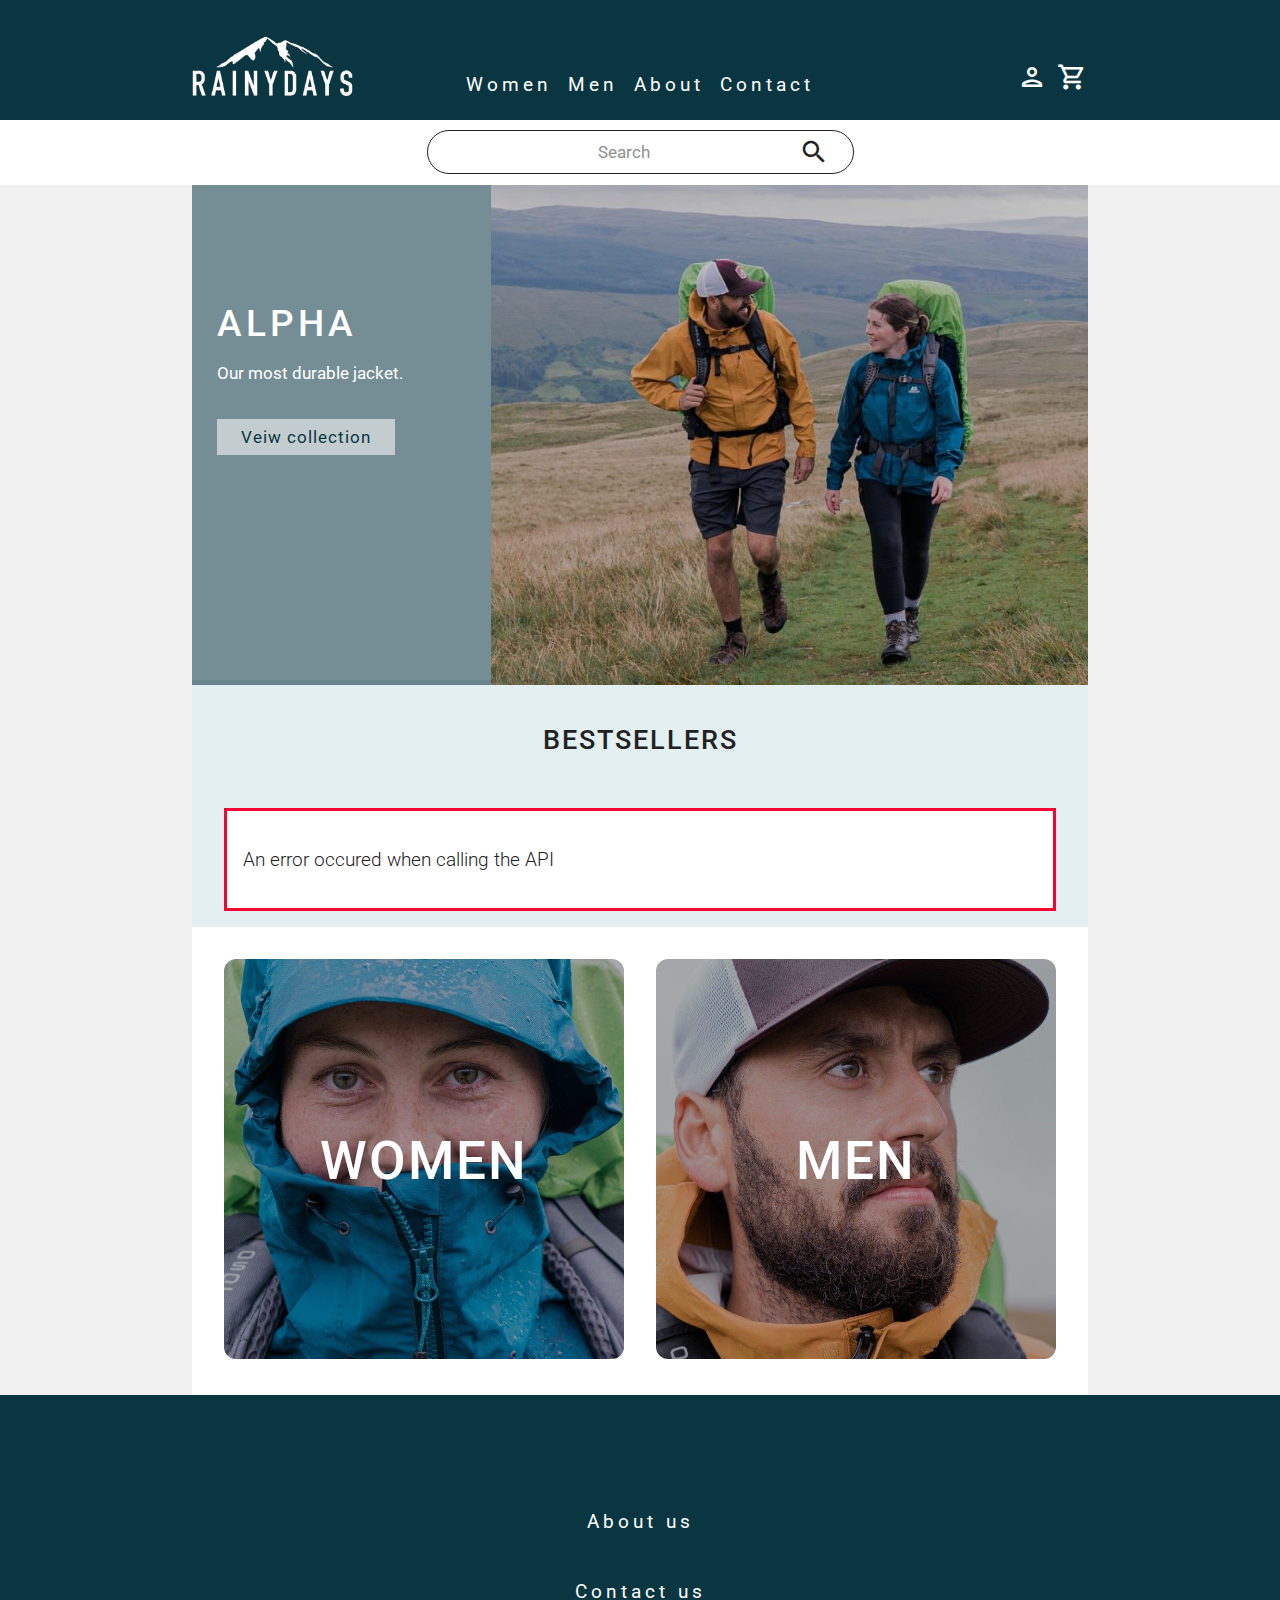
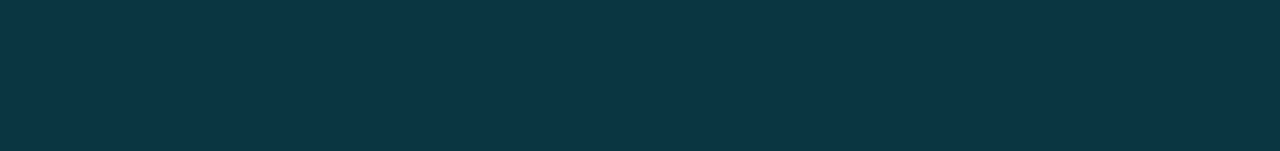
<file: index.html>
<!DOCTYPE html>
<html lang="en">
  <head>
    <meta charset="UTF-8" />
    <meta name="viewport" content="width=device-width, initial-scale=1.0, maximum-scale=1.0"/>
    <meta name="description" content="Get durable and comfortable jackets suitable for any weather."/>
    <meta name="theme-color" content="#0a3641" />
    <title>Rainydays | Home</title>
    <link rel="preconnect" href="https://fonts.googleapis.com" />
    <link rel="preconnect" href="https://fonts.gstatic.com" crossorigin />
    <link href="https://fonts.googleapis.com/css2?family=Roboto:wght@300;400;500;700;900&display=swap" rel="stylesheet"/>
    <link href="https://fonts.googleapis.com/icon?family=Material+Icons+Outlined" rel="stylesheet"/>
    <link href="styles/styles.css" rel="stylesheet" />
    <link href="styles/index.css" rel="stylesheet" />
    <link href="styles/media.css" rel="stylesheet" />
    <link href="styles/indexmedia.css" rel="stylesheet" />
    <!-- Hotjar Tracking Code for my site -->
    <script>
      (function (h, o, t, j, a, r) {
        h.hj =
          h.hj ||
          function () {
            (h.hj.q = h.hj.q || []).push(arguments);
          };
        h._hjSettings = { hjid: 3462588, hjsv: 6 };
        a = o.getElementsByTagName("head")[0];
        r = o.createElement("script");
        r.async = 1;
        r.src = t + h._hjSettings.hjid + j + h._hjSettings.hjsv;
        a.appendChild(r);
      })(window, document, "https://static.hotjar.com/c/hotjar-", ".js?sv=");
    </script>
  </head>
  <body>
    <header class="header">
    </header>
    <main>
      <section class="promo-container">
        <img src="images/hiking.jpg" alt="Man and woman hiking in a Rainydays jackets"/>
        <div class="promo-text">
          <h1>Alpha</h1>
          <p class="small promo-info">Our most durable jacket.</p>
          <a href="alpha.html" class="small">Veiw collection</a>
        </div>
      </section>
      <section class="featured-container">
        <p class="featured-heading">Bestsellers</p>
        <div class="featured-slider">
          <div class="loader"></div>
        </div>
      </section>
      <section class="gender-categories">
        <div class="women-container">
          <a href="women.html"><img class="women-image" src="images/women.jpg" alt="Women's category"/></a>
          <a class="women-text" href="women.html"><p class="category-heading">Women</p></a>
        </div>
        <div class="men-container">
          <a href="men.html"><img class="men-image" src="images/men.jpg" alt="Men's category"/></a>
          <a class="men-text" href="men.html"><p class="category-heading">Men</p></a>
        </div>
      </section>
    </main>
    <footer class="footer">
    </footer>
    <script src="js/featuredApi.js" type="module"></script>
    <script src="js/components/header.js" type="module"></script>
    <script src="js/components/footer.js" type="module"></script>
  </body>
</html>
</file>
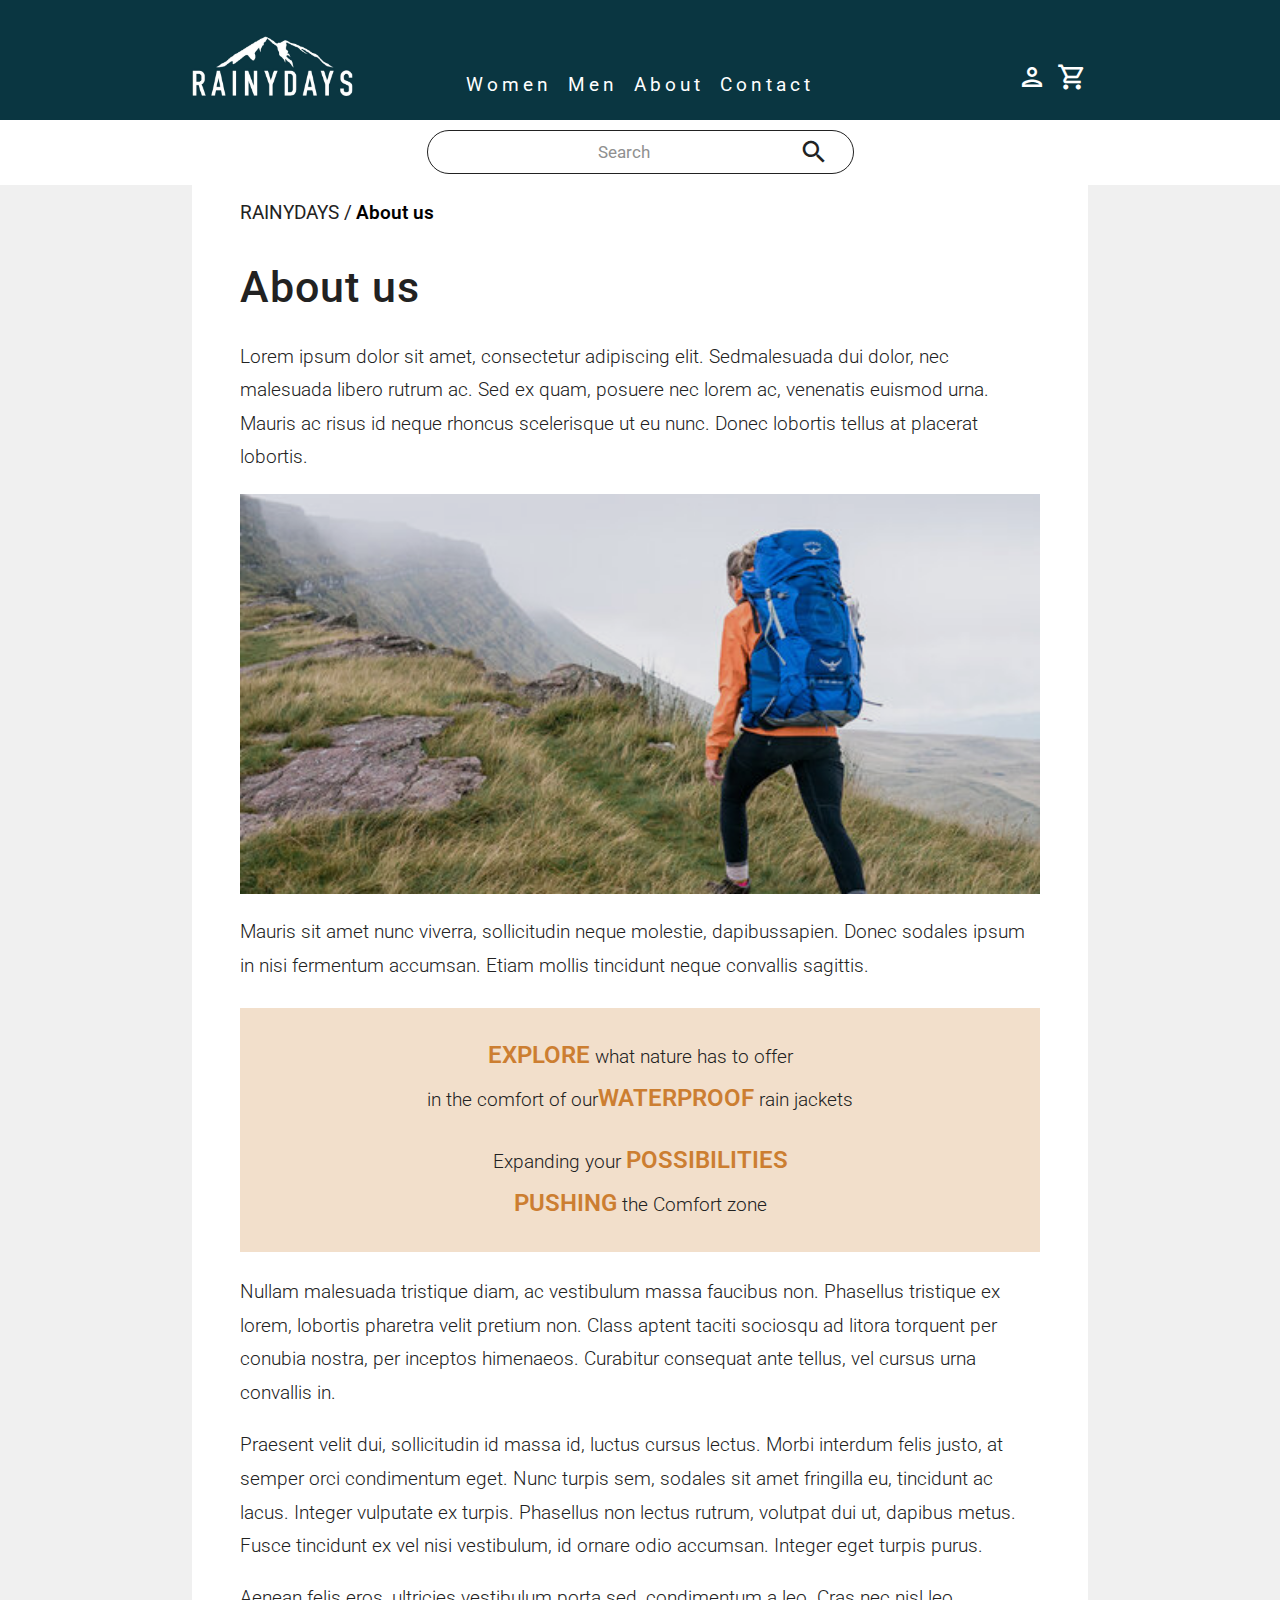
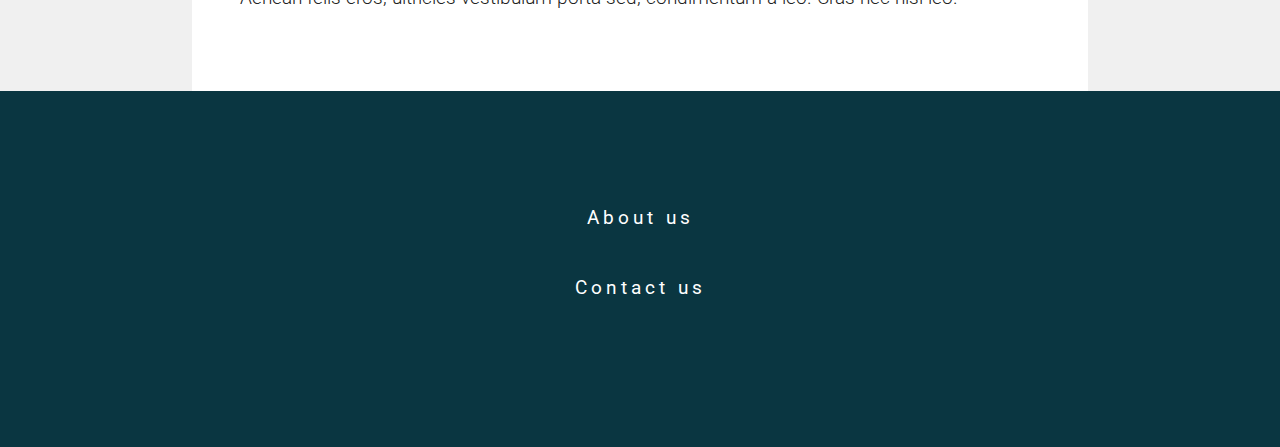
<file: about.html>
<!DOCTYPE html>
<html lang="en">
  <head>
    <meta charset="UTF-8" />
    <meta name="viewport" content="width=device-width, initial-scale=1.0, maximum-scale=1.0"/>
    <meta name="description" content="Our mision is to offer durable and functional outerwear in all price ranges. Rainyday offers a large assortment of jackets to women, men and everyone in between."/>
    <meta name="theme-color" content="#0a3641" />
    <title>Rainydays | About us</title>
    <link rel="preconnect" href="https://fonts.googleapis.com" />
    <link rel="preconnect" href="https://fonts.gstatic.com" crossorigin />
    <link href="https://fonts.googleapis.com/css2?family=Roboto:wght@300;400;500;700;900&display=swap" rel="stylesheet"/>
    <link href="https://fonts.googleapis.com/icon?family=Material+Icons+Outlined" rel="stylesheet"/>
    <link href="styles/styles.css" rel="stylesheet" />
    <link href="styles/about.css" rel="stylesheet" />
    <link href="styles/media.css" rel="stylesheet" />
    <!-- Hotjar Tracking Code for my site -->
    <script>
      (function (h, o, t, j, a, r) {
        h.hj =
          h.hj ||
          function () {
            (h.hj.q = h.hj.q || []).push(arguments);
          };
        h._hjSettings = { hjid: 3462588, hjsv: 6 };
        a = o.getElementsByTagName("head")[0];
        r = o.createElement("script");
        r.async = 1;
        r.src = t + h._hjSettings.hjid + j + h._hjSettings.hjsv;
        a.appendChild(r);
      })(window, document, "https://static.hotjar.com/c/hotjar-", ".js?sv=");
    </script>
  </head>
  <body>
    <header class="header">
    </header>
    <main>
      <div class="breadcrumb-nav about">
        <ul class="breaditems">
          <li class="index"><a href="index.html">Rainydays /</a></li>
          <li class="current">About us</li>
        </ul>
      </div>
      <div class="about">
        <h1>About us</h1>
        <p>Lorem ipsum dolor sit amet, consectetur adipiscing elit. Sedmalesuada dui dolor, nec malesuada libero rutrum ac. Sed ex quam, posuere nec lorem ac, venenatis euismod urna. Mauris ac risus id neque rhoncus scelerisque ut eu nunc. Donec lobortis tellus at placerat lobortis.
        </p>
        <div class="about-img-container">
          <img class="about-img" src="images/about_us.jpg" alt="Woman hiking in a Rainydays jacket"/>
        </div>
        <p>Mauris sit amet nunc viverra, sollicitudin neque molestie, dapibussapien. Donec sodales ipsum in nisi fermentum accumsan. Etiam mollis tincidunt neque convallis sagittis.
        </p>
        <div class="motivation-container">
          <p><span class="highlighted">Explore</span> what nature has to offer<br />in the comfort of our<span class="highlighted">waterproof</span> rain jackets</p>
          <p>Expanding your <span class="highlighted">possibilities</span><br /><span class="highlighted">pushing</span> the Comfort zone</p>
        </div>
        <p> Nullam malesuada tristique diam, ac vestibulum massa faucibus non. Phasellus tristique ex lorem, lobortis pharetra velit pretium non. Class aptent taciti sociosqu ad litora torquent per conubia nostra, per inceptos himenaeos. Curabitur consequat ante tellus, vel cursus urna convallis in.</p>
        <p>Praesent velit dui, sollicitudin id massa id, luctus cursus lectus. Morbi interdum felis justo, at semper orci condimentum eget. Nunc turpis sem, sodales sit amet fringilla eu, tincidunt ac lacus. Integer vulputate ex turpis. Phasellus non lectus rutrum, volutpat dui ut, dapibus metus. Fusce tincidunt ex vel nisi vestibulum, id ornare odio accumsan. Integer eget turpis purus.</p>
        <p>Aenean felis eros, ultricies vestibulum porta sed, condimentum a leo. Cras nec nisl leo.
        </p>
      </div>
    </main>
    <footer class="footer">
    </footer>
    <script src="js/components/header.js" type="module"></script>
    <script src="js/components/footer.js" type="module"></script>
  </body>
</html>
</file>
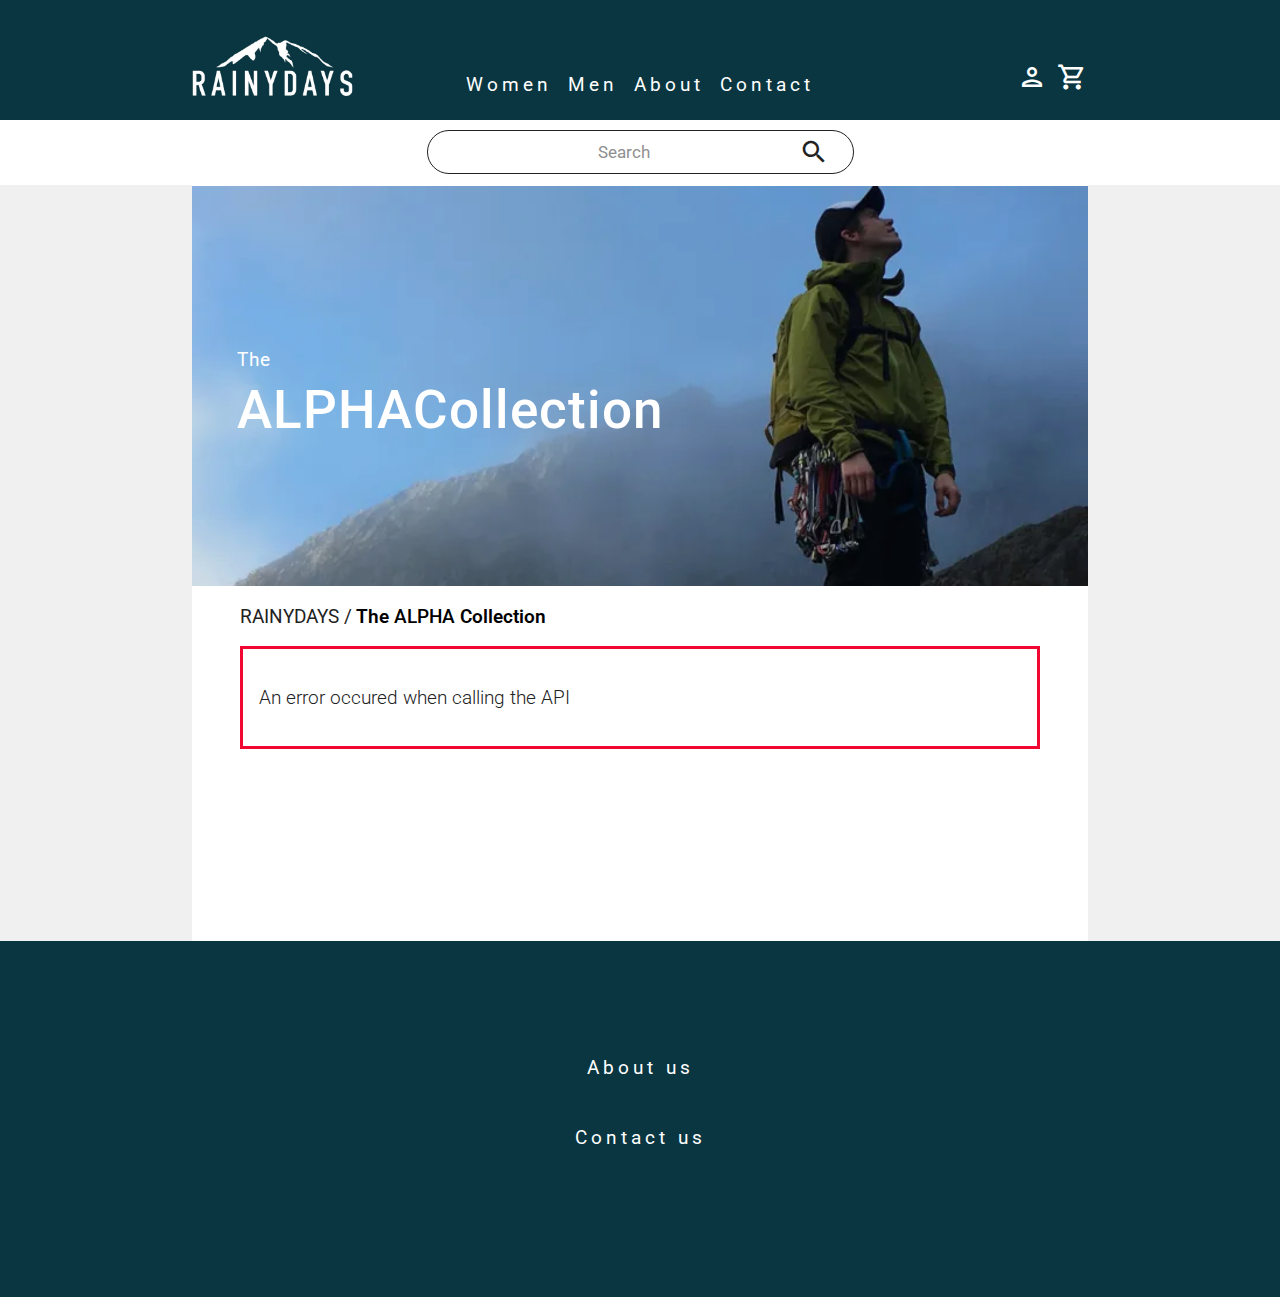
<file: alpha.html>
<!DOCTYPE html>
<html lang="en">
  <head>
    <meta charset="UTF-8" />
    <meta
      name="viewport"
      content="width=device-width, initial-scale=1.0, maximum-scale=1.0"
    />
    <meta
      name="description"
      content="Take a look at this seasons ALPHA jackets!"
    />
    <meta name="theme-color" content="#0a3641" />
    <title>Rainydays | The ALPHA Collection</title>
    <link rel="preconnect" href="https://fonts.googleapis.com" />
    <link rel="preconnect" href="https://fonts.gstatic.com" crossorigin />
    <link
      href="https://fonts.googleapis.com/css2?family=Roboto:wght@300;400;500;700;900&display=swap"
      rel="stylesheet"
    />
    <link
      href="https://fonts.googleapis.com/icon?family=Material+Icons+Outlined"
      rel="stylesheet"
    />
    <link href="styles/styles.css" rel="stylesheet" />
    <link href="styles/categories.css" rel="stylesheet" />
    <link href="styles/media.css" rel="stylesheet" />
    <!-- Hotjar Tracking Code for my site -->
    <script>
      (function (h, o, t, j, a, r) {
        h.hj =
          h.hj ||
          function () {
            (h.hj.q = h.hj.q || []).push(arguments);
          };
        h._hjSettings = { hjid: 3462588, hjsv: 6 };
        a = o.getElementsByTagName("head")[0];
        r = o.createElement("script");
        r.async = 1;
        r.src = t + h._hjSettings.hjid + j + h._hjSettings.hjsv;
        a.appendChild(r);
      })(window, document, "https://static.hotjar.com/c/hotjar-", ".js?sv=");
    </script>
  </head>
  <body>
    <header class="header">
    </header>
    <main>
      <section class="category-header-container alpha-products">
        <img class="category-image" src="images/header_alpha.webp" alt="Man mountain climbing in a Rainydays Alpha jacket"/>
        <h1 class="category-heading alpha-heading"><span class="the">The</span><br /><span class="product-name">Alpha</span>Collection</h1>
      </section>
      <div class="breadcrumb-nav">
        <ul class="breaditems">
          <li class="index"><a href="index.html">Rainydays /</a></li>
          <li class="current">The <span class="product-name">Alpha</span> Collection</li>
        </ul>
      </div>
      <section class="products-container">
        <div class="loader"></div>
      </section>
    </main>
    <footer class="footer">
    </footer>
    <script src="js/productCategoriesApi.js" type="module"></script>
    <script src="js/components/header.js" type="module"></script>
    <script src="js/components/footer.js" type="module"></script>
  </body>
</html>
</file>
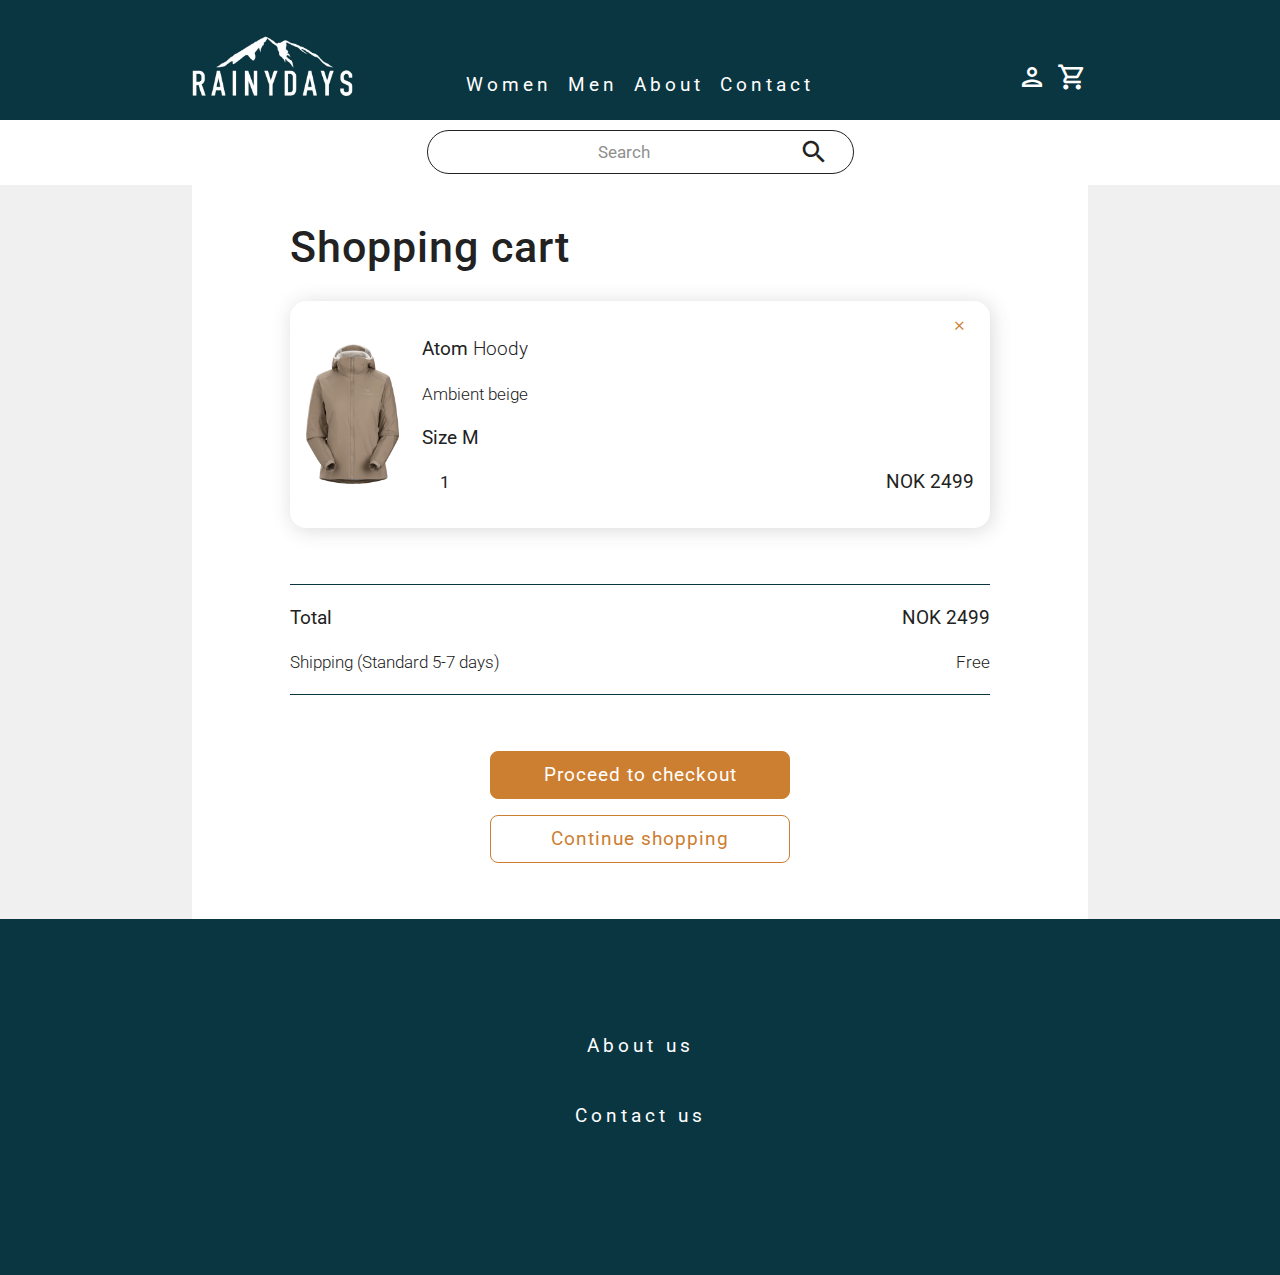
<file: cart.html>
<!DOCTYPE html>
<html lang="en">
  <head>
    <meta charset="UTF-8" />
    <meta name="viewport" content="width=device-width, initial-scale=1.0, maximum-scale=1.0"/>
    <meta name="theme-color" content="#0a3641" />
    <title>Rainydays | Shopping Cart</title>
    <link rel="preconnect" href="https://fonts.googleapis.com" />
    <link rel="preconnect" href="https://fonts.gstatic.com" crossorigin />
    <link href="https://fonts.googleapis.com/css2?family=Roboto:wght@300;400;500;700;900&display=swap" rel="stylesheet"/>
    <link href="https://fonts.googleapis.com/icon?family=Material+Icons+Outlined" rel="stylesheet"/>
    <link href="styles/styles.css" rel="stylesheet" />
    <link href="styles/cart.css" rel="stylesheet" />
    <link href="styles/media.css" rel="stylesheet" />
    <!-- Hotjar Tracking Code for my site -->
    <script>
      (function (h, o, t, j, a, r) {
        h.hj =
          h.hj ||
          function () {
            (h.hj.q = h.hj.q || []).push(arguments);
          };
        h._hjSettings = { hjid: 3462588, hjsv: 6 };
        a = o.getElementsByTagName("head")[0];
        r = o.createElement("script");
        r.async = 1;
        r.src = t + h._hjSettings.hjid + j + h._hjSettings.hjsv;
        a.appendChild(r);
      })(window, document, "https://static.hotjar.com/c/hotjar-", ".js?sv=");
    </script>
  </head>
  <body>
    <header class="header">
    </header>
    <main>
      <section class="shopping-cart">
        <h1>Shopping cart</h1>
        <div class="cart-items-container">
          <div class="cart-item">
            <div class="image-container">
              <img src="images/products/womens_beige.png" alt="Atom Hoody, women, beige"/>
            </div>
            <div class="item-info-container">
              <div class="item-description">
                <p><span class="item-name">Atom</span> Hoody</p>
                <p class="small color">Ambient beige</p>
                <p class="size">Size M</p>
              </div>
              <div class="item-actions">
                <button class="cart-icon remove-item" title="Remove from cart" aria-label="remove from cart icon"><span class="material-icons-outlined remove-item cart-icon">close</span></button>
              </div>
            </div>
            <div class="item-info-footer">
              <div class="quantity-container">
                <input class="quantity-input small" type="number" value="1">
              </div>
              <div class="price-container">
                <p class="price">NOK 2499</p>
              </div>
            </div>
          </div>
        </div>
        <div class="cart-total">
          <p class="total">
            <span>Total</span>
            <span class="total-price">NOK 2499</span>
          </p>
          <p class="small shipping">
            <span>Shipping (Standard 5-7 days)</span><span>Free</span>
          </p>
        </div>
      </section>
      <section class="btn-area">
        <a href="checkout.html" class="btn btn-checkout" aria-label="procees to checkout">Proceed to checkout</a>
        <a href="index.html" class="btn btn-index" aria-label="continue shopping">Continue shopping</a>
      </section>
    </main>
    <footer class="footer">
    </footer>
    <script src="js/components/header.js" type="module"></script>
    <script src="js/components/footer.js" type="module"></script>
    <script src="js/cart.js" type="module" async></script>
  </body>
</html>
</file>
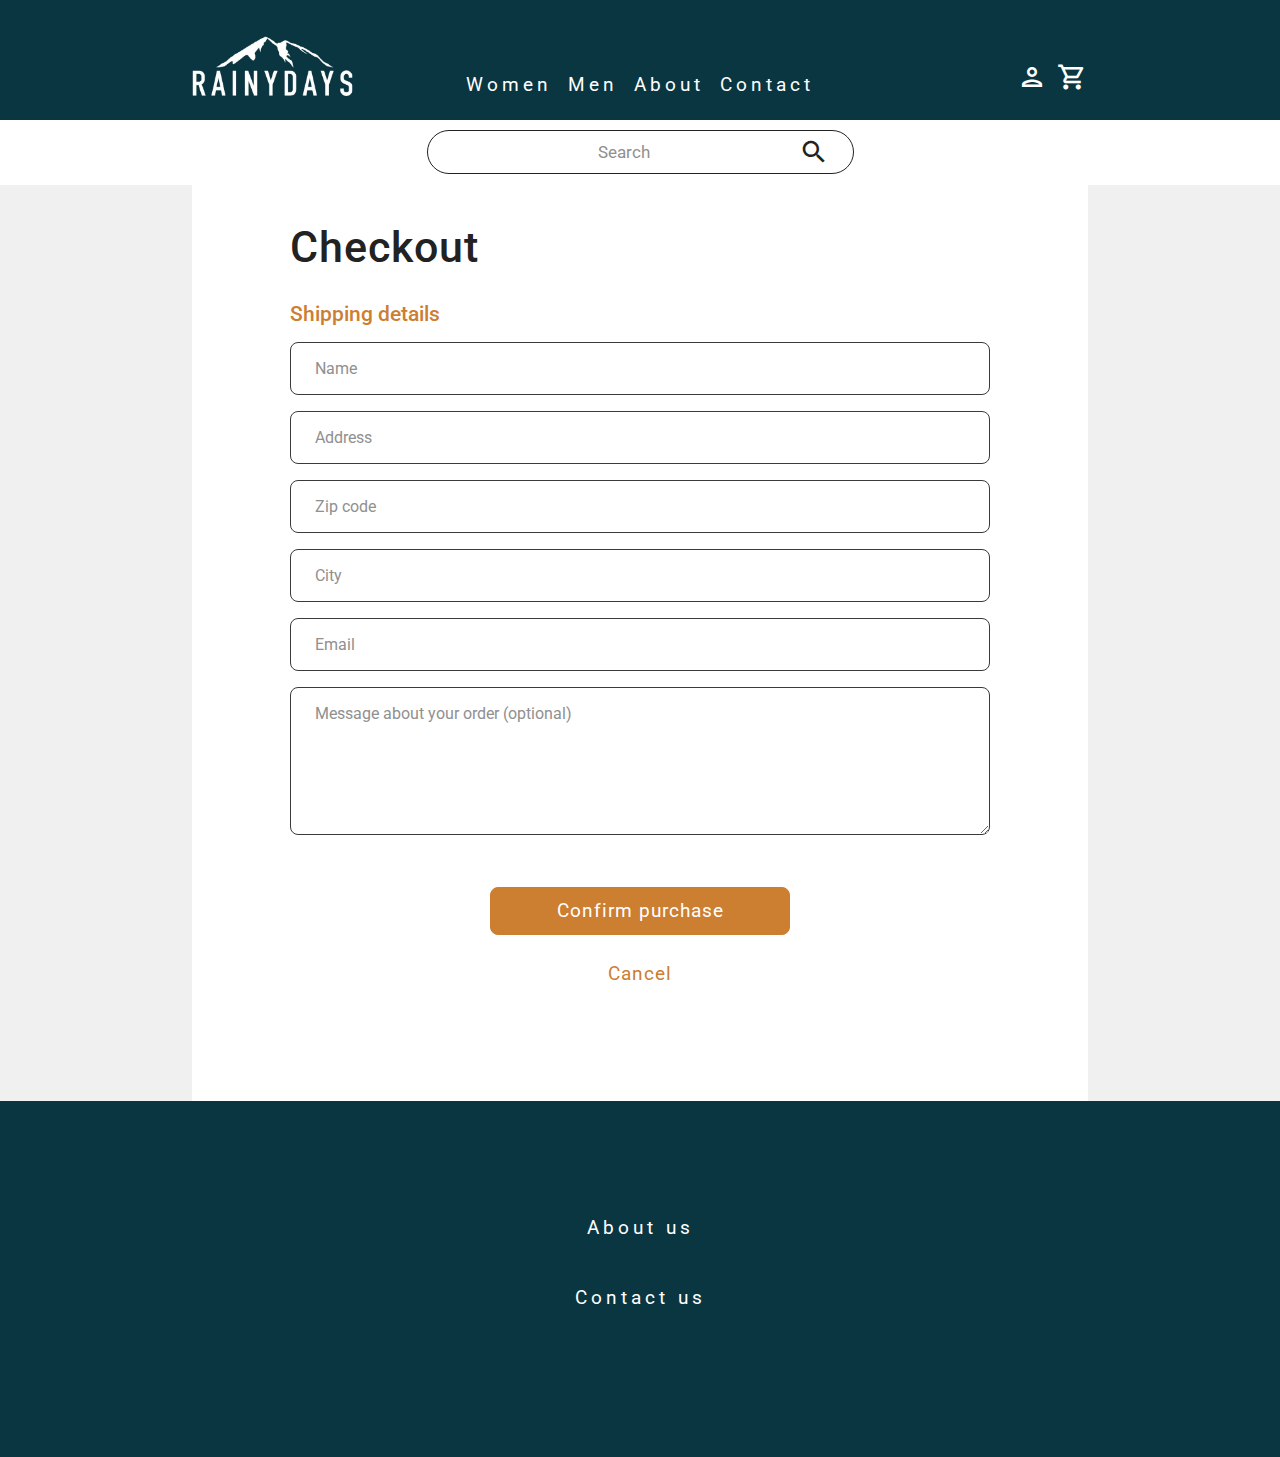
<file: checkout.html>
<!DOCTYPE html>
<html lang="en">
  <head>
    <meta charset="UTF-8" />
    <meta name="viewport" content="width=device-width, initial-scale=1.0, maximum-scale=1.0"/>
    <meta name="theme-color" content="#0a3641" />
    <title>Rainydays | Checkout</title>
    <link rel="preconnect" href="https://fonts.googleapis.com" />
    <link rel="preconnect" href="https://fonts.gstatic.com" crossorigin />
    <link href="https://fonts.googleapis.com/css2?family=Roboto:wght@300;400;500;700;900&display=swap" rel="stylesheet"/>
    <link href="https://fonts.googleapis.com/icon?family=Material+Icons+Outlined" rel="stylesheet"/>
    <link href="styles/styles.css" rel="stylesheet" />
    <link href="styles/forms.css" rel="stylesheet" />
    <link href="styles/checkout.css" rel="stylesheet" />
    <link href="styles/media.css" rel="stylesheet" />
    <!-- Hotjar Tracking Code for my site -->
    <script>
      (function (h, o, t, j, a, r) {
        h.hj =
          h.hj ||
          function () {
            (h.hj.q = h.hj.q || []).push(arguments);
          };
        h._hjSettings = { hjid: 3462588, hjsv: 6 };
        a = o.getElementsByTagName("head")[0];
        r = o.createElement("script");
        r.async = 1;
        r.src = t + h._hjSettings.hjid + j + h._hjSettings.hjsv;
        a.appendChild(r);
      })(window, document, "https://static.hotjar.com/c/hotjar-", ".js?sv=");
    </script>
  </head>
  <body>
    <header class="header">
    </header>
    <main>
      <div class="checkout">
        <h1>Checkout</h1>
        <section class="shipping-details">
          <h2>Shipping details</h2>
          <form class="checkout-form">
            <div class="input-label">
              <input type="text" id="name" placeholder="Name" aria-label="name"/>
              <label for="name">Name</label>
              <div class="form-error" id="name-error">
                Please enter first and last name
              </div>
            </div>
            <div class="input-label">
              <input type="text" id="address" placeholder="Address" aria-label="address"/>
              <label for="address">Address</label>
              <div class="form-error" id="address-error">
                Please enter your street address (min 10 characters)
              </div>
            </div>
            <div class="input-label">
              <input type="text" id="zip" placeholder="Zip code" aria-label="zip code"/>
              <label for="zip">Zip code</label>
              <div class="form-error" id="zip-error">
                Please enter valid zip code (5 digits)
              </div>
            </div>
            <div class="input-label">
              <input type="text" id="city" placeholder="City" aria-label="city"/>
              <label for="city">City</label>
              <div class="form-error" id="city-error">
                Please enter city
              </div>
            </div>
            <div class="input-label">
              <input type="email" id="email" placeholder="Email" aria-label="email"/>
              <label for="email">Email</label>
              <div class="form-error" id="email-error">
                Please enter valid email
              </div>
            </div>
            <div class="input-label">
              <textarea id="message" rows="6" placeholder="Message about your order (optional)" aria-label="message area"></textarea>
              <label for="message">Message</label>
            </div>
            <div class="btn-area">
              <button class="btn btn-confirm" aria-label="confirm purchase">Confirm purchase</button>
              <a href="index.html" class="btn btn-index" aria-label="cancel purchase">Cancel</a>
            </div>
          </form>
        </section>
        <section class="confirmation-message">
          <div class="confirmation">
            <span class="material-icons-outlined material-icons-outlined-check" title="Confirmation" aria-label="confirmation icon">check_circle</span>
            <h2>Thank you for your order!</h2>
            <p>Your order is received, and a confirmation has been sent to your
              email.</p>
            <p>If you have any questions, please do not hesetate to <a class="contact" href="contact.html">contact</a> us.
            </p>
            <div class="btn-area">
              <a href="index.html" class="btn">Continue shopping</a>
            </div>
          </div>
        </section>
      </div>
    </main>
    <footer class="footer">
    </footer>
    <script src="js/forms/checkoutForn.js" type="module"></script>
    <script src="js/components/header.js" type="module"></script>
    <script src="js/components/footer.js" type="module"></script>
  </body>
</html>
</file>
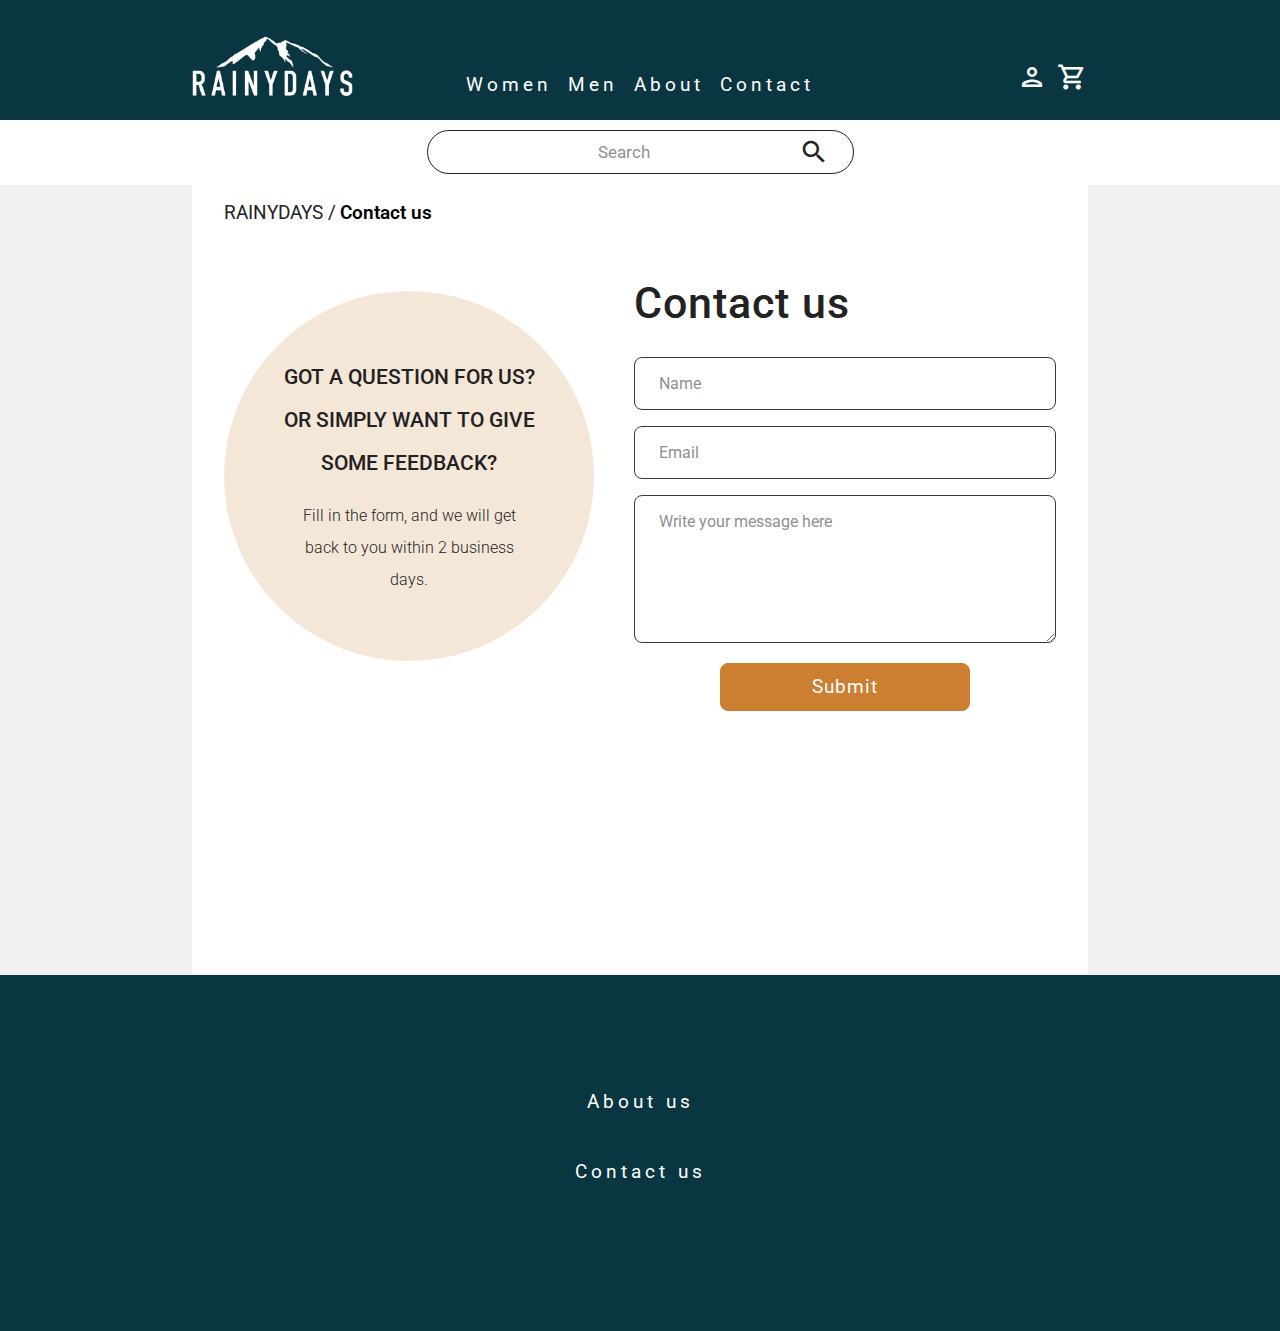
<file: contact.html>
<!DOCTYPE html>
<html lang="en">
  <head>
    <meta charset="UTF-8" />
    <meta name="viewport" content="width=device-width, initial-scale=1.0, maximum-scale=1.0"/>
    <meta name="description" content="Got a question or maybe some feedback? Contact us by filling in and submitting this easy-yo-use form"/>
    <meta name="theme-color" content="#0a3641" />
    <title>Rainydays | Contact us</title>
    <link rel="preconnect" href="https://fonts.googleapis.com" />
    <link rel="preconnect" href="https://fonts.gstatic.com" crossorigin />
    <link href="https://fonts.googleapis.com/css2?family=Roboto:wght@300;400;500;700;900&display=swap" rel="stylesheet"/>
    <link href="https://fonts.googleapis.com/icon?family=Material+Icons+Outlined" rel="stylesheet"/>
    <link href="styles/styles.css" rel="stylesheet" />
    <link href="styles/forms.css" rel="stylesheet" />
    <link href="styles/contact.css" rel="stylesheet" />
    <link href="styles/media.css" rel="stylesheet" />
    <!-- Hotjar Tracking Code for my site -->
    <script>
      (function (h, o, t, j, a, r) {
        h.hj =
          h.hj ||
          function () {
            (h.hj.q = h.hj.q || []).push(arguments);
          };
        h._hjSettings = { hjid: 3462588, hjsv: 6 };
        a = o.getElementsByTagName("head")[0];
        r = o.createElement("script");
        r.async = 1;
        r.src = t + h._hjSettings.hjid + j + h._hjSettings.hjsv;
        a.appendChild(r);
      })(window, document, "https://static.hotjar.com/c/hotjar-", ".js?sv=");
    </script>
  </head>
  <header class="header">
  </header>
    <main>
      <div class="breadcrumb-nav">
        <ul class="breaditems">
          <li class="index"><a href="index.html">Rainydays /</a></li>
          <li class="current">Contact us</li>
        </ul>
      </div>
      <div class="contact-us">
        <h1>Contact us</h1>
        <section class="info-container">
          <p class="info-heading">Got a question for us? Or simply want to give some feedback?</p>
          <p class="info-text">Fill in the form, and we will get back to you within 2 business days.</p>
        </section>
        <section class="form-container">
          <form class="contact-form">
            <div class="input-label">
              <input type="text" id="name" placeholder="Name" aria-label="name"/>
              <label for="name">Name</label>
              <div class="form-error" id="name-error">
                Please enter first and last name
              </div>
            </div>
            <div class="input-label">
              <input type="email" id="email" placeholder="Email" aria-label="email"/>
              <label for="email">Email</label>
              <div class="form-error" id="email-error">
                Please enter valid email
              </div>
            </div>
            <div class="input-label">
              <textarea id="message" rows="6" placeholder="Write your message here" aria-label="message area"></textarea>
              <label for="message">Message</label>
              <div class="form-error" id="message-error">
                Please enter message (min 50 characters)
              </div>
            </div>
            <div class="btn-area">
              <button class="btn btn-confirm" aria-label="confirm purchase">Submit</button>
            </div>
          </form>
        </section>
      </div>
    </main>
    <footer class="footer">
    </footer>
    <script src="js/forms/contactForm.js" type="module"></script>
    <script src="js/components/header.js" type="module"></script>
    <script src="js/components/footer.js" type="module"></script>
  </body>
</html>
</file>
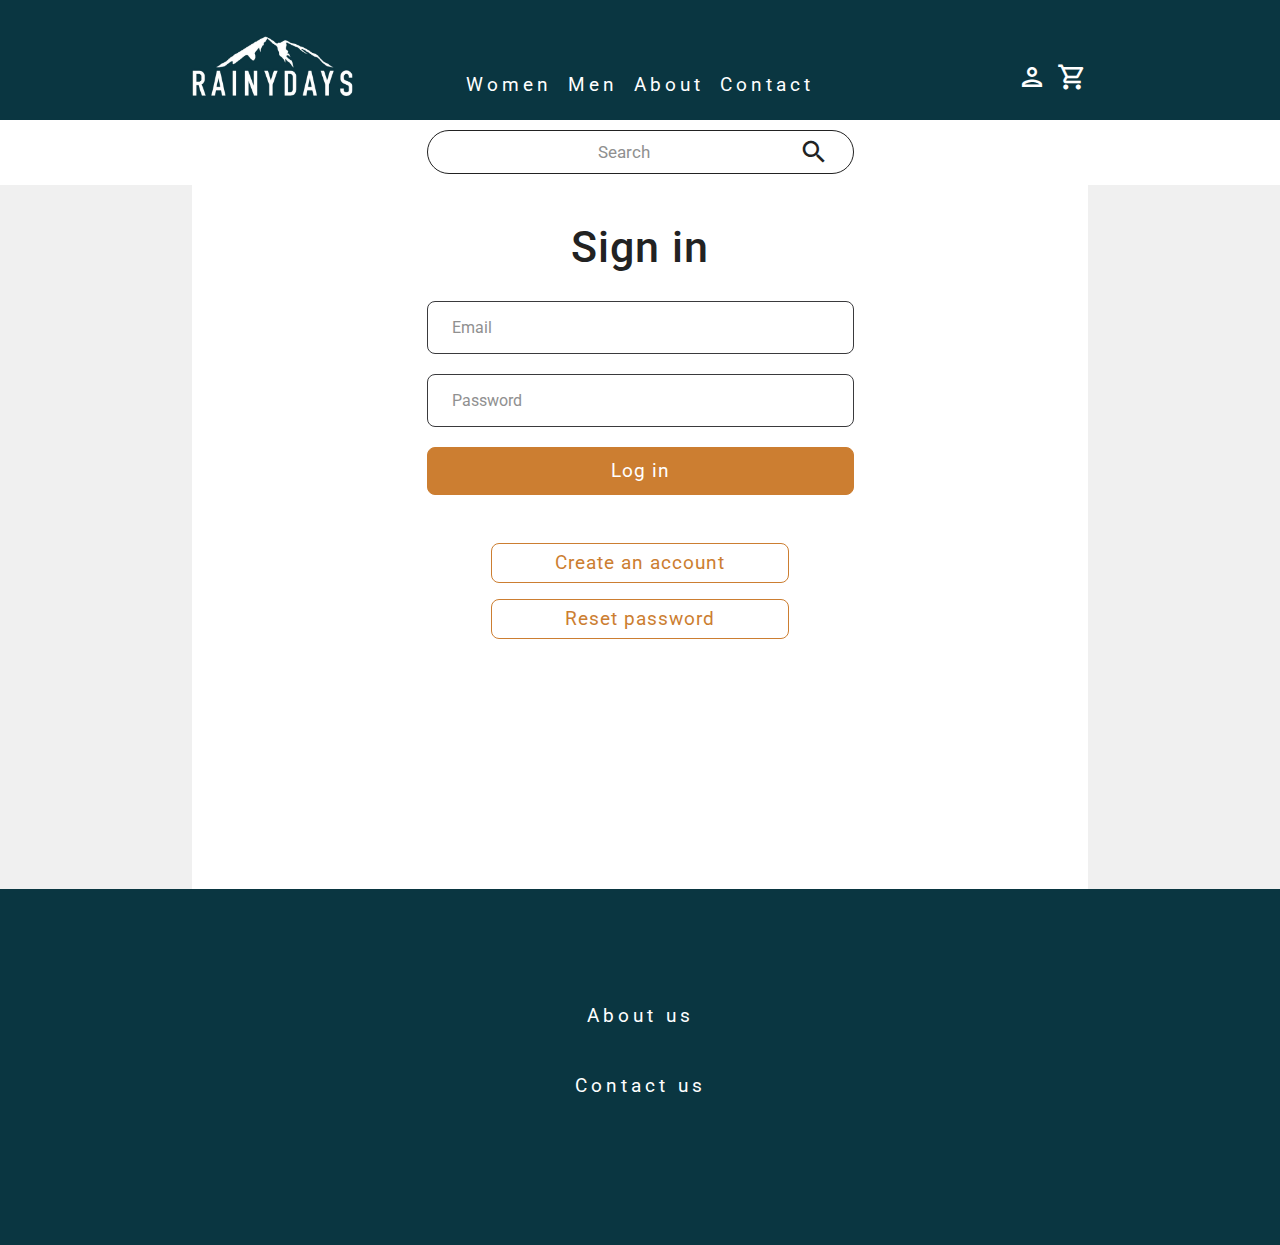
<file: login.html>
<!DOCTYPE html>
<html lang="en">
  <head>
    <meta charset="UTF-8" />
    <meta name="viewport" content="width=device-width, initial-scale=1.0, maximum-scale=1.0"/>
    <meta name="description" content="Log in to your account, or sign up to become a part of the Rainydays community"/>
    <meta name="theme-color" content="#0a3641" />
    <title>Rainydays | Log in</title>
    <link rel="preconnect" href="https://fonts.googleapis.com" />
    <link rel="preconnect" href="https://fonts.gstatic.com" crossorigin />
    <link href="https://fonts.googleapis.com/css2?family=Roboto:wght@300;400;500;700;900&display=swap" rel="stylesheet"/>
    <link href="https://fonts.googleapis.com/icon?family=Material+Icons+Outlined" rel="stylesheet"/>
    <link href="styles/styles.css" rel="stylesheet" />
    <link href="styles/forms.css" rel="stylesheet" />
    <link href="styles/login.css" rel="stylesheet" />
    <link href="styles/media.css" rel="stylesheet" />
    <!-- Hotjar Tracking Code for my site -->
    <script>
      (function (h, o, t, j, a, r) {
        h.hj =
          h.hj ||
          function () {
            (h.hj.q = h.hj.q || []).push(arguments);
          };
        h._hjSettings = { hjid: 3462588, hjsv: 6 };
        a = o.getElementsByTagName("head")[0];
        r = o.createElement("script");
        r.async = 1;
        r.src = t + h._hjSettings.hjid + j + h._hjSettings.hjsv;
        a.appendChild(r);
      })(window, document, "https://static.hotjar.com/c/hotjar-", ".js?sv=");
    </script>
  </head>
  <body>
    <header class="header">
    </header>
    <main>
      <div class="login">
        <h1>Sign in</h1>
        <form class="login-container">
          <div class="input-label">
            <input type="email" id="email" placeholder="Email" aria-label="email"/>
            <label for="email">Email</label>
            <div class="form-error" id="email-error">
              Please enter valid email
            </div>
          </div>
          <div class="input-label">
            <input name="password" type="password" id="password" placeholder="Password" required aria-label="password"/>
            <label for="password">Password</label>
            <div class="form-error" id="password-error">
              Incorrect password
            </div>
          </div>
          <div class="btn-area">
            <button class="btn btn-login" aria-label="log in">Log in</button>
            <a href="#" class="btn btn-signup" aria-label="create an account">Create an account</a>
            <a href="#" class="btn btn-reset" aria-label="reset password">Reset password</a>
          </div>
        </form>
      </div>
    </main>
    <footer class="footer">
    </footer>
    <script src="js/forms/loginForm.js" type="module"></script>
    <script src="js/components/header.js" type="module"></script>
    <script src="js/components/footer.js" type="module"></script>
  </body>
</html>
</file>
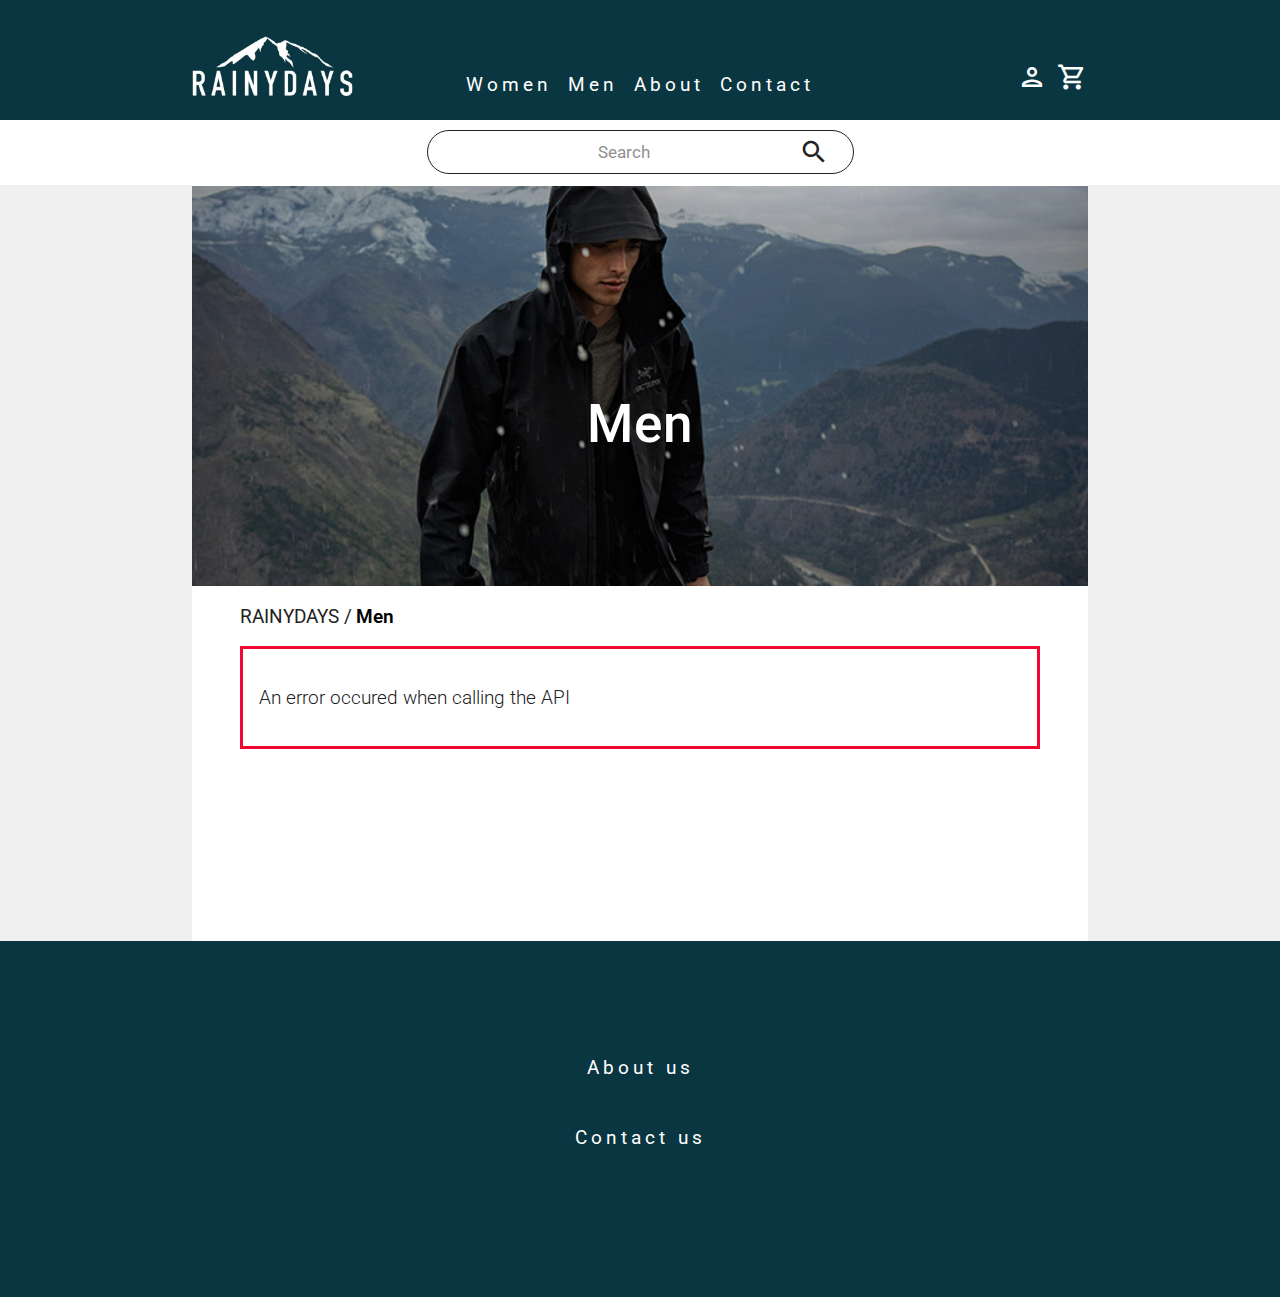
<file: men.html>
<!DOCTYPE html>
<html lang="en">
  <head>
    <meta charset="UTF-8" />
    <meta name="viewport" content="width=device-width, initial-scale=1.0, maximum-scale=1.0"/>
    <meta name="description" content="Explore a versitile range of functional jackets for men at Rainydays.com"/>
    <meta name="theme-color" content="#0a3641" />
    <title>Rainydays | Men</title>
    <link rel="preconnect" href="https://fonts.googleapis.com" />
    <link rel="preconnect" href="https://fonts.gstatic.com" crossorigin />
    <link href="https://fonts.googleapis.com/css2?family=Roboto:wght@300;400;500;700;900&display=swap" rel="stylesheet"/>
    <link href="https://fonts.googleapis.com/icon?family=Material+Icons+Outlined" rel="stylesheet"/>
    <link href="styles/styles.css" rel="stylesheet" />
    <link href="styles/categories.css" rel="stylesheet" />
    <link href="styles/media.css" rel="stylesheet" />
    <!-- Hotjar Tracking Code for my site -->
    <script>
      (function (h, o, t, j, a, r) {
        h.hj =
          h.hj ||
          function () {
            (h.hj.q = h.hj.q || []).push(arguments);
          };
        h._hjSettings = { hjid: 3462588, hjsv: 6 };
        a = o.getElementsByTagName("head")[0];
        r = o.createElement("script");
        r.async = 1;
        r.src = t + h._hjSettings.hjid + j + h._hjSettings.hjsv;
        a.appendChild(r);
      })(window, document, "https://static.hotjar.com/c/hotjar-", ".js?sv=");
    </script>
  </head>
  <body>
    <header class="header">
    </header>
    <main>
      <section class="category-header-container">
        <img class="category-image" src="images/header_men.jpg" alt="Man climbing mountain in a Rainydays jacket"/>
        <h1 class="category-heading">Men</h1>
      </section>
      <div class="breadcrumb-nav">
        <ul class="breaditems">
          <li class="index"><a href="index.html">Rainydays /</a></li>
          <li class="current">Men</li>
        </ul>
      </div>
      <section class="products-container men-products">
        <div class="loader"></div>
      </section>
    </main>
    <footer class="footer">
    </footer>
    <script src="js/productCategoriesApi.js" type="module"></script>
    <script src="js/components/header.js" type="module"></script>
    <script src="js/components/footer.js" type="module"></script>
  </body>
</html>
</file>
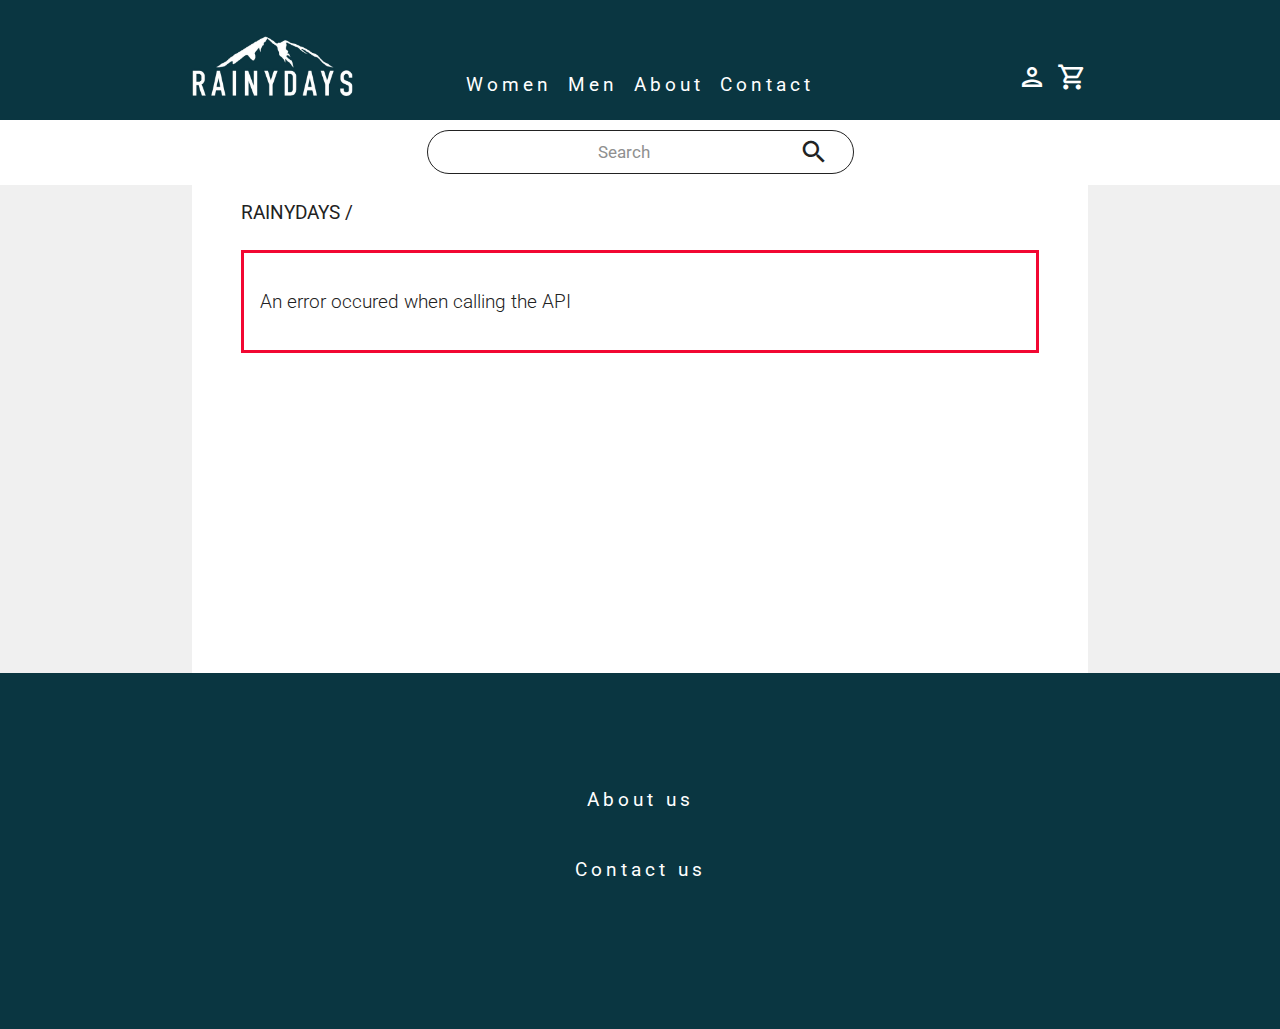
<file: product.html>
<!DOCTYPE html>
<html lang="en">
  <head>
    <meta charset="UTF-8" />
    <meta name="viewport" content="width=device-width, initial-scale=1.0, maximum-scale=1.0"/>
    <meta name="description" content="The versatile and waterproof Atom Hoddy in this seasons it color; ambient beige"/>
    <meta name="theme-color" content="#0a3641" />
    <title></title>
    <link rel="preconnect" href="https://fonts.googleapis.com" />
    <link rel="preconnect" href="https://fonts.gstatic.com" crossorigin />
    <link href="https://fonts.googleapis.com/css2?family=Roboto:wght@300;400;500;700;900&display=swap" rel="stylesheet"/>
    <link href="https://fonts.googleapis.com/icon?family=Material+Icons+Outlined" rel="stylesheet"/>
    <link href="styles/styles.css" rel="stylesheet" />
    <link href="styles/product.css" rel="stylesheet" />
    <link href="styles/media.css" rel="stylesheet" />
    <!-- Hotjar Tracking Code for my site -->
    <script>
      (function (h, o, t, j, a, r) {
        h.hj =
          h.hj ||
          function () {
            (h.hj.q = h.hj.q || []).push(arguments);
          };
        h._hjSettings = { hjid: 3462588, hjsv: 6 };
        a = o.getElementsByTagName("head")[0];
        r = o.createElement("script");
        r.async = 1;
        r.src = t + h._hjSettings.hjid + j + h._hjSettings.hjsv;
        a.appendChild(r);
      })(window, document, "https://static.hotjar.com/c/hotjar-", ".js?sv=");
    </script>
  </head>
  <body>
    <header class="header">
    </header>
    <main>
      <section class="breadcrumb-nav">
        <ul class="breaditems">
          <li class="index"><a href="index.html">Rainydays /</a></li>
          <li class="gender"></li>
          <li class="current"></li>
        </ul>
      </section>
      <section class="product-container">
        <div class="loader"></div>
      </section>
    </main>
    <footer class="footer">
    </footer>
    <script src="js/components/header.js" type="module"></script>
    <script src="js/components/footer.js" type="module"></script>
    <script src="js/productApi.js" type="module"></script>
    <script src="js/cart.js" type="module"></script>
  </body>
</html>
</file>
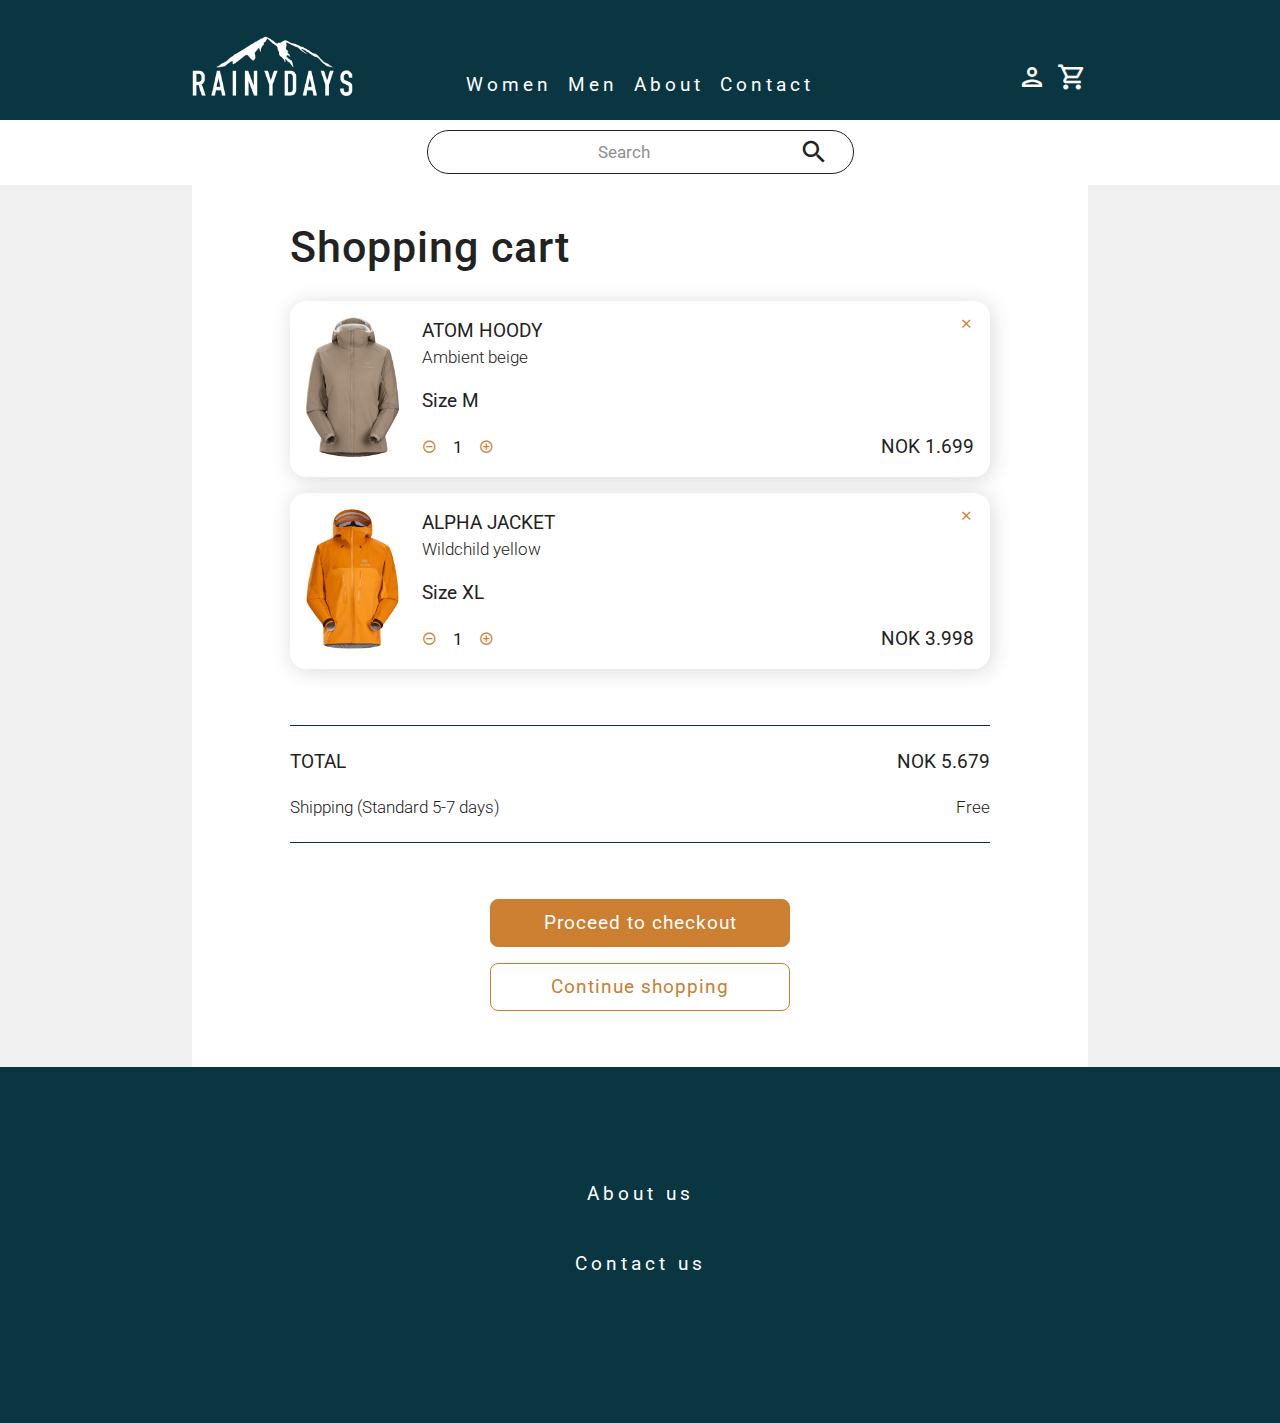
<file: shopping-cart.html>
<!DOCTYPE html>
<html lang="en">
  <head>
    <meta charset="UTF-8" />
    <meta
      name="viewport"
      content="width=device-width, initial-scale=1.0, maximum-scale=1.0"
    />
    <meta name="theme-color" content="#0a3641" />
    <title>Rainydays | Shopping Cart</title>
    <link rel="preconnect" href="https://fonts.googleapis.com" />
    <link rel="preconnect" href="https://fonts.gstatic.com" crossorigin />
    <link
      href="https://fonts.googleapis.com/css2?family=Roboto:wght@300;400;500;700;900&display=swap"
      rel="stylesheet"
    />
    <link
      href="https://fonts.googleapis.com/icon?family=Material+Icons+Outlined"
      rel="stylesheet"
    />
    <link href="styles/styles.css" rel="stylesheet" />
    <link href="styles/shopping-cart.css" rel="stylesheet" />
    <link href="styles/media.css" rel="stylesheet" />
    <!-- Hotjar Tracking Code for my site -->
    <script>
      (function (h, o, t, j, a, r) {
        h.hj =
          h.hj ||
          function () {
            (h.hj.q = h.hj.q || []).push(arguments);
          };
        h._hjSettings = { hjid: 3462588, hjsv: 6 };
        a = o.getElementsByTagName("head")[0];
        r = o.createElement("script");
        r.async = 1;
        r.src = t + h._hjSettings.hjid + j + h._hjSettings.hjsv;
        a.appendChild(r);
      })(window, document, "https://static.hotjar.com/c/hotjar-", ".js?sv=");
    </script>
  </head>
  <body>
    <header>
      <div class="header-wrapper">
        <a class="logo1" href="index.html"
          ><img class="logo1" src="images/logo.png" alt="The Rainydays logo"
        /></a>
        <a class="logo2" href="index.html"
          ><img
            class="logo2"
            src="images/logo_inverted.jpg"
            alt="The Rainydays logo"
        /></a>
        <div class="icons">
          <a href="login.html"
            ><span
              class="material-icons-outlined"
              title="User account"
              aria-label="user account icon"
              >person</span
            ></a
          >
          <span class="screenreader-text">User account</span>
          <a href="shopping-cart.html"
            ><span
              class="material-icons-outlined"
              title="Shopping cart"
              aria-label="shopping cart icon"
              >shopping_cart</span
            ></a
          >
          <span class="screenreader-text">Shopping cart</span>
        </div>
        <div class="menu">
          <label for="hamburger"
            ><span
              class="material-icons-outlined"
              title="Menu"
              aria-label="menu icon"
              >menu</span
            ></label
          >
          <input type="checkbox" id="hamburger" />
          <nav class="hamnav">
            <div class="hamitems">
              <a href="women.html">Women</a>
              <a href="men.html">Men</a>
              <a href="about.html">About</a>
              <a href="contact.html">Contact</a>
            </div>
          </nav>
        </div>
      </div>
      <div class="search-wrapper">
        <input type="text" placeholder="Search" />
        <span
          class="material-icons-outlined search-icon"
          title="Search"
          aria-label="search icon"
          >search</span
        >
      </div>
    </header>
    <main>
      <section class="shopping-cart">
        <h1>Shopping cart</h1>
        <div class="products-container">
          <div class="product">
            <div class="image-container">
              <a href="atomwbeige.html"
                ><img
                  src="images/products/womens_beige.png"
                  alt="Atom Hoody, women, beige"
              /></a>
            </div>
            <div class="content-container">
              <div class="product-description">
                <a href="atomwbeige.html"
                  ><p class="product-name">
                    <span class="upper">Atom</span> Hoody
                  </p></a
                >
                <p class="small color">Ambient beige</p>
                <p class="size">Size M</p>
              </div>
              <div class="product-actions remove">
                <span
                  class="material-icons-outlined cart-icon remove-icon"
                  title="Remove from cart"
                  aria-label="remove from cart icon"
                  >close</span
                >
              </div>
            </div>
            <div class="content-footer">
              <div class="quantity-container">
                <button
                  class="cart-icon subtract-icon"
                  title="subtract product"
                  aria-label="subtract product icon"
                >
                  <span class="material-icons-outlined cart-icon subtract-icon"
                    >remove_circle_outline</span
                  >
                </button>
                <p class="small quantity">1</p>
                <button
                  class="cart-icon add-icon"
                  title="Add product"
                  aria-label="add product"
                >
                  <span class="material-icons-outlined cart-icon add-icon"
                    >add_circle_outline</span
                  >
                </button>
              </div>
              <div class="price-container">
                <p class="price">NOK 1.699</p>
              </div>
            </div>
          </div>
          <div class="product">
            <div class="image-container">
              <a href="#"
                ><img
                  src="images/products/mens_yellow.png"
                  alt="Alpha Jacket, men, yellow"
              /></a>
            </div>
            <div class="content-container">
              <div class="product-description">
                <a href="#"
                  ><p class="product-name">
                    <span class="upper">Alpha</span> Jacket
                  </p></a
                >
                <p class="small color">Wildchild yellow</p>
                <p class="size">Size XL</p>
              </div>
              <div class="product-actions remove">
                <span
                  class="material-icons-outlined cart-icon remove-icon"
                  title="Remove from cart"
                  aria-label="remove from cart icon"
                  >close</span
                >
              </div>
            </div>
            <div class="content-footer">
              <div class="quantity-container">
                <button
                  class="cart-icon subtract-icon"
                  title="subtract product"
                  aria-label="subtract product icon"
                >
                  <span class="material-icons-outlined cart-icon subtract-icon"
                    >remove_circle_outline</span
                  >
                </button>
                <p class="small quantity">1</p>
                <button
                  class="cart-icon add-icon"
                  title="Add product"
                  aria-label="add product"
                >
                  <span class="material-icons-outlined cart-icon add-icon"
                    >add_circle_outline</span
                  >
                </button>
              </div>
              <div class="price-container">
                <p class="price">NOK 3.998</p>
              </div>
            </div>
          </div>
        </div>
        <div class="cart-total">
          <p class="total">
            <span class="upper">Total</span><span>NOK 5.679</span>
          </p>
          <p class="small shipping">
            <span>Shipping (Standard 5-7 days)</span><span>Free</span>
          </p>
        </div>
      </section>
      <section class="btn-area">
        <a
          href="checkout.html"
          class="btn btn-checkout"
          aria-label="procees to checkout"
          >Proceed to checkout</a
        >
        <a
          href="index.html"
          class="btn btn-index"
          aria-label="continue shopping"
          >Continue shopping</a
        >
      </section>
    </main>
    <footer>
      <div>
        <ul>
          <li><a href="about.html">About us</a></li>
          <li><a href="contact.html">Contact us</a></li>
        </ul>
      </div>
    </footer>
  </body>
</html>
</file>
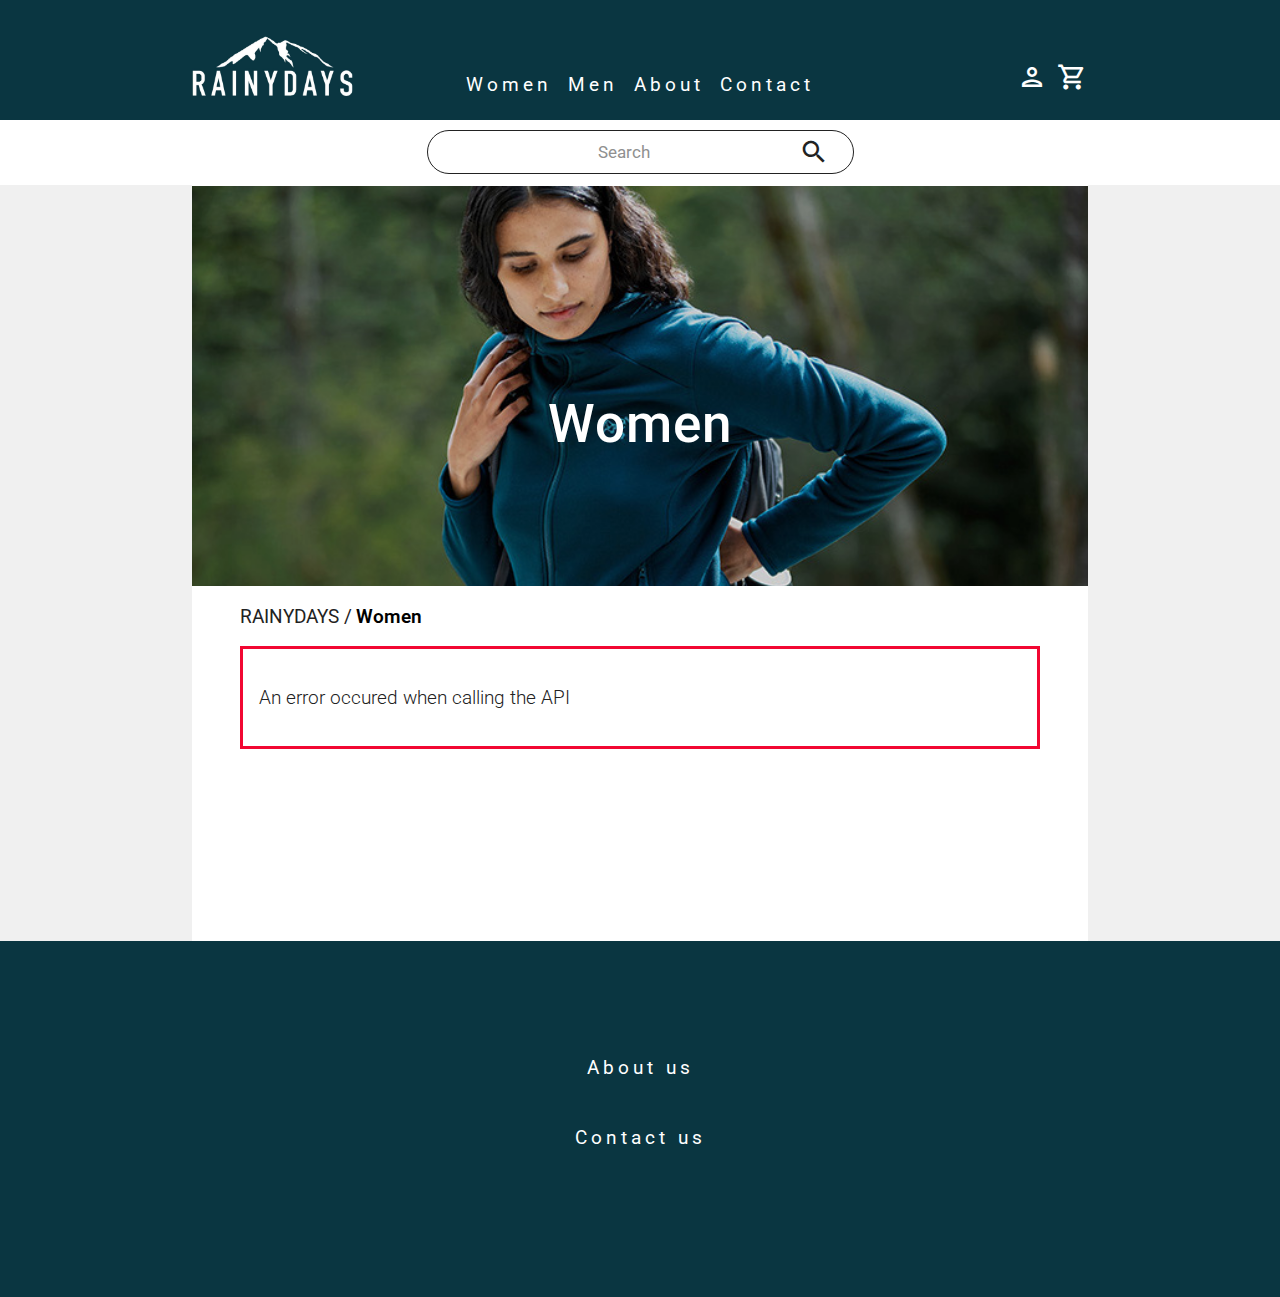
<file: women.html>
<!DOCTYPE html>
<html lang="en">
  <head>
    <meta charset="UTF-8" />
    <meta name="viewport" content="width=device-width, initial-scale=1.0, maximum-scale=1.0"/>
    <meta name="description" content="Explore a versitile range of functional jackets for women at Rainydays.com"/>
    <meta name="theme-color" content="#0a3641" />
    <title>Rainydays | Women</title>
    <link rel="preconnect" href="https://fonts.googleapis.com" />
    <link rel="preconnect" href="https://fonts.gstatic.com" crossorigin />
    <link href="https://fonts.googleapis.com/css2?family=Roboto:wght@300;400;500;700;900&display=swap" rel="stylesheet"/>
    <link href="https://fonts.googleapis.com/icon?family=Material+Icons+Outlined" rel="stylesheet"/>
    <link href="styles/styles.css" rel="stylesheet" />
    <link href="styles/categories.css" rel="stylesheet" />
    <link href="styles/media.css" rel="stylesheet" />
    <!-- Hotjar Tracking Code for my site -->
    <script>
      (function (h, o, t, j, a, r) {
        h.hj =
          h.hj ||
          function () {
            (h.hj.q = h.hj.q || []).push(arguments);
          };
        h._hjSettings = { hjid: 3462588, hjsv: 6 };
        a = o.getElementsByTagName("head")[0];
        r = o.createElement("script");
        r.async = 1;
        r.src = t + h._hjSettings.hjid + j + h._hjSettings.hjsv;
        a.appendChild(r);
      })(window, document, "https://static.hotjar.com/c/hotjar-", ".js?sv=");
    </script>
  </head>
  <body>
    <header class="header">
    </header>
    <main>
      <section class="category-header-container">
        <img class="category-image" src="images/header_women.jpg" alt="Woman walking in nature in a Rainydays hoody"/>
        <h1 class="category-heading">Women</h1>
      </section>
      <div class="breadcrumb-nav">
        <ul class="breaditems">
          <li class="index"><a href="index.html">Rainydays /</a></li>
          <li class="current">Women</li>
        </ul>
      </div>
      <section class="products-container women-products">
        <div class="loader"></div>
      </section>
    </main>
    <footer class="footer">
    </footer>
    <script src="js/productCategoriesApi.js" type="module"></script>
    <script src="js/components/header.js" type="module"></script>
    <script src="js/components/footer.js" type="module"></script>
  </body>
</html>
</file>
<file: styles/styles.css>
:root {
    --rainydays-blue: #0a3641;
    --rainydays-blue-90: #0a364190;
    --crystal-blue: #6ca9b3;
    --raisin-black: #222222;
    --onyx: #3a3a3d;
    --warm-grey: #909090;
    --background-grey: #f0f0f0;
    --burnt-orange: #cc7e31;
    --white: #ffffff;
    --box-shadow: #3a3a3d30;
    --main-font: "Roboto", sans-serif, Verdana, Geneva, Tahoma;
}

* {
    box-sizing: border-box;
    -webkit-tap-highlight-color: transparent;
}

body {
    width: 100vw;
    margin: 0;
}

main {
    margin: 0 24px;
    padding-bottom: 36px;
}

h1,
h2,
p,
.small,
a,
button,
.hamitems,
::placeholder {
    font-family: var(--main-font);
    color: var(--raisin-black);
}

h1 {
    font-size: 20pt;
    font-weight: 500;
    letter-spacing: 1px;
    margin-top: 36px;
}

h2 {
    font-size: 16pt;
    font-weight: 500;
    margin: 16px 0;
    color: var(--burnt-orange);
}

p {
    font-size: 12pt;
    font-weight: 300;
    line-height: 1.5;
}

.small {
    font-size: 11pt;
}

a {
    text-decoration: none;
}

a:hover {
    cursor: pointer;
}

a[href="atomwbeige.html"],
a[href="#"] {
    display: block;
}

.product-name,
.upper {
    text-transform: uppercase;
}

.product-name {
    font-weight: 500;
}

.loader {
    border: 12px solid var(--rainydays-blue-90);
    border-top: 12px solid var(--rainydays-blue);
    border-radius: 50%;
    width: 60px;
    height: 60px;
    animation: spin 2s linear infinite;
    margin: 32px auto;
    grid-column-end: 3;
}

@keyframes spin {
    0% {
        transform: rotate(0deg);
    }

    100% {
        transform: rotate(360deg);
    }
}

.error {
    width: auto;
    background: #fff;
    border: 3px solid #F20732;
    padding: 16px;
    line-height: 0;
    grid-column-end: span 3;
}

/* HEADER */
header {
    padding-bottom: 1px;
    background: var(--white);
}

.header-wrapper {
    display: flex;
    align-items: center;
    flex-wrap: wrap;
    padding: 16px 20px;
    padding-bottom: 0px;
}

.icons {
    margin-left: auto;
    display: flex;
    align-items: end;
}

.count {
    display: none;
    position: relative;
    font-size: 11px;
    border-radius: 50%;
    background: var(--crystal-blue);
    width: 16px;
    height: 16px;
    line-height: 16px;
    text-align: center;
    color: white;
    font-family: var(--main-font);
    font-weight: 500;
}

.logo1 {
    width: auto;
    height: 60px;
}

.logo2 {
    display: none;
}

.material-icons-outlined {
    font-size: 26px;
    color: var(--rainydays-blue);
    padding: 1px;
    margin-left: 8px;
}

.material-icons-outlined:hover {
    text-decoration: underline 2px solid var(--rainydays-blue);
}

.screenreader-text {
    position: absolute;
    left: -10000px;
}

/* NAV */
.hamnav {
    display: none;
}

#hamburger {
    display: none;
}

#hamburger:checked~.hamnav {
    display: block;
    position: absolute;
    top: 145px;
    left: 0%;
    width: 100%;
    height: 100%;
    background: #ffffff99;
    -webkit-backdrop-filter: blur(12px);
    backdrop-filter: blur(12px);
    z-index: 10000;
}

label[for=hamburger]:hover {
    cursor: pointer;
}

.hamitems a {
    display: flex;
    flex-direction: column;
    align-items: center;
    justify-content: space-between;
    margin-top: 56px;
    font-size: 16pt;
    font-weight: 500;
    letter-spacing: 4px;
}

/* SEARCH */
.search-wrapper {
    display: flex;
    align-items: center;
    justify-content: space-between;
    background: var(--white);
    padding: 8px 16px;
    border: solid 1px var(--raisin-black);
    border-radius: 50px;
    margin: 16px 12px;
}

.search-wrapper input {
    font-family: var(--main-font);
    font-size: 11pt;
    font-weight: 300;
    color: var(--raisin-black);
    padding-left: 8px;
    width: 100%;
    border: none;
    outline: none;
    background: var(--white);
}

.search-icon {
    font-size: 20px;
    color: var(--raisin-black);
    padding: 0;
}

.search-icon:hover {
    text-decoration: none;
    cursor: pointer;
}

::placeholder {
    font-family: var(--main-font);
    font-size: 11pt;
    font-weight: 400;
    color: var(--warm-grey);
    opacity: 1;
}

/* BREADCRUMB NAV */
.breaditems {
    list-style: none;
    padding-left: 16px;
    display: flex;
    flex-direction: row;
    gap: 4px;
    height: 24px;
}

.breaditems li {
    font-family: var(--main-font);
    font-size: 12pt;
}

.index {
    text-transform: uppercase;
}

.current {
    font-weight: 600;
}

/* BUTTONS */
.cta,
.btn {
    width: 100%;
    border: none;
    border-radius: 8px;
    text-align: center;
    font-size: 12pt;
    font-weight: 400;
    letter-spacing: 1px;
    color: var(--white);
    background: var(--rainydays-blue-90);
    padding: 12px;
    transition: all 0.6s ease;
}

.cta:hover {
    background: var(--rainydays-blue);
    cursor: pointer;
}

.btn {
    width: 250px;
    border: solid 1px var(--burnt-orange);
    background: var(--burnt-orange);
    padding: 12px 24px;
}

.btn:hover {
    background: #cc7e3190;
    border: solid 1px #cc7e3190;
    cursor: pointer;
}

.btn-area {
    display: flex;
    flex-direction: column;
    align-items: center;
    gap: 16px;
}

/* FOOTER */
footer {
    background: var(--rainydays-blue);
    padding-top: 64px;
    padding-bottom: 64px;
}

footer ul {
    list-style: none;
    text-align: center;
    padding-left: 0;
}

footer li {
    margin-bottom: 40px;
}

footer a {
    color: var(--white);
    font-size: 12pt;
    font-weight: 400;
    letter-spacing: 4px;
}
</file>
<file: styles/index.css>
main {
    margin: inherit;
    padding-bottom: inherit;
}

/*PROMO*/

.promo-container {
    position: relative;
    margin-bottom: -5px;
}

.promo-container img {
    width: 100%;
    height: 300px;
    object-fit: cover;
    object-position: 30% 0;
    filter: brightness(80%);
}

.promo-text {
    position: absolute;
    top: 10%;
    padding: 16px;
}

.promo-info,
h1 {
    color: var(--white);
    margin: 0;
}

h1 {
    font-size: 20pt;
    font-weight: 500;
    text-transform: uppercase;
    letter-spacing: 2px;
    padding-bottom: 8px;
}

.promo-info {
    padding-bottom: 22px;
}

.promo-text a {
    color: var(--rainydays-blue);
    letter-spacing: 1px;
    background: #ffffff90;
    padding: 8px 16px;
    transition-property: color;
    transition: all 0.6s ease;
}

.promo-text a:hover {
    color: var(--white);
    background: var(--rainydays-blue-90);
}

/*FEATURED*/

.featured-container {
    width: 100%;
    background: #6ca9b330;
    padding-top: 24px;
}

.featured-heading {
    text-align: center;
    font-size: 16pt;
    font-weight: 500;
    text-transform: uppercase;
    letter-spacing: 2px;
    margin: 0;
}

.featured-slider {
    display: flex;
    overflow-x: scroll;
    white-space: nowrap;
    gap: 16px;
    padding: 16px 32px;
    outline: none;
}

.featured {
    padding-bottom: 24px;
}

.featured-slider img {
    height: 270px;
    background: white;
    border-radius: 12px;
    padding: 8px;
}

.price {
    font-weight: 400;
}

::-webkit-scrollbar {
    height: 4px;
    width: 3px;
    border-radius: 5px;
}

::-webkit-scrollbar-track {
    background: var(--white);
    border-radius: 5px;
}

::-webkit-scrollbar-thumb {
    background: grey;
    border-radius: 5px;
}

.error {
    flex-grow: 1;
}

/*CATEGORIES*/

.gender-categories {
    display: grid;
    grid-template-columns: 1fr;
    grid-template-rows: 1fr 1fr;
    gap: 16px;
    padding: 6%;
}

.women-container,
.men-container {
    position: relative;
    text-align: center;
}

.women-text,
.men-text {
    position: absolute;
    top: 50%;
    left: 50%;
    transform: translate(-50%, -50%);
}

.women-container a[href="women.html"],
.men-container a[href="men.html"] {
    display: block;
}

.women-image,
.men-image {
    width: 100%;
    border-radius: 12px;
    left: 50%;
    filter: brightness(70%);
}

.category-heading {
    font-size: 40pt;
    font-weight: 500;
    text-transform: uppercase;
    color: var(--white);
    letter-spacing: 2px;
}
</file>
<file: styles/media.css>
@media only screen and (min-width: 760px) {
    main {
        margin: 0 2%;
    }

    h1 {
        font-size: 28pt;
    }

    .cta,
    .btn,
    p {
        font-size: 13pt;
    }

    .small {
        font-size: 12pt;
    }
  
    .logo1 {
        display: none;
    }

    .menu label {
        display: none;
    }

    .logo2 {grid-area: logo2;}
    .hamnav {grid-area: hamnav;}
    .icons {grid-area: icons;}

    .header-wrapper {
        background: var(--rainydays-blue);
        width: 100vw;
        height: 100px;
        padding: 0 40px 24px 40px;
        display: grid;
        grid-template-columns: 1fr 2fr 1fr;
        grid-template-rows: auto;
        grid-template-areas: 
        "logo2 hamnav icons";
        align-items: end;
    }

    .logo2 {
        display: inline;
        width: auto;
        height: 50px;
        justify-self: start;
    }

    .icons {
        margin-left: inherit;
        justify-self: end;
    }

    .hamnav {
        display: inline;
        justify-self: center;
    }

    .hamitems {
        display: flex;
        flex-direction: row;
        gap: 16px;
        justify-content: center;
    }

    .hamitems a {
        color: var(--white);
        text-decoration: none;
        font-size: 14pt;
        font-weight: 400;
        margin-top: inherit;
    }
    .icons .material-icons-outlined {
        font-size: 28px;
        color: var(--white);
    }
    
    .hamitems a:hover,
    .icons .material-icons-outlined:hover {
        text-decoration: underline 2px solid var(--white);
    }

    .search-wrapper {
        padding: 6px 24px;
        margin: 10px 32px;
    }
    
    .search-wrapper input,
    .search-wrapper ::placeholder {
        font-size: 13pt;
        text-align: center;
    }

    .search-icon {
        font-size: 30px;
        color: var(--raisin-black);
    }

    .breaditems li {
        font-size: 13pt;
    }

    footer {
        padding-top: 100px;
        padding-bottom: 100px;
    }

    footer li {
        margin-bottom: 48px;
    } 

    footer a {
        font-size: 14pt;
    }
}

@media only screen and (min-width: 1024px) {
    html {
        background: var(--background-grey);
    }

    h1 {
        font-size: 32pt;
    }

    .cta,
    .btn,
    p {
        font-size: 14pt;
    }

    .small {
        font-size: 13pt;
    }

    ::placeholder {
        font-size: 12pt;
    }

    main {
        margin: 0 15%;
        background: var(--white);
        padding: 1px 32px 56px 32px;
    }

    .header-wrapper {
        height: 120px;
        padding-left: 15%;
        padding-right: 15%;
    }

    .search-wrapper {
        width: 427px;
        margin: 10px auto;
    }

    .breaditems li {
        font-size: 14pt;
    }

    .logo2 {
        padding-right: 24px;
        height: 60px;
    }

    .icons .material-icons-outlined {
        font-size: 30px;
    }
}

@media only screen and (min-width: 1500px) {
    .logo2 {
        height: 70px;
    }

    .hamitems {
        gap: 24px;
    }
}
</file>
<file: styles/indexmedia.css>
@media only screen and (min-width: 550px) {
    .promo-container img {
        height: 400px;
        object-position: 100% 30%;
    }

    .promo-text {
        top: 20%;
        left: 3%;
    }

    .promo-info {
        font-weight: 400;
    }

    .featured-slider img {
        height: 290px;
    }
}

@media only screen and (min-width: 760px) {
    main {
        margin: inherit;
    }

    .promo-text h1 {
        font-size: 28pt;
        letter-spacing: 4px;
        padding-bottom: 8px;
    }
    
    .promo-info {
        padding-bottom: 40px;
    }
    
    .promo-text a {
        padding: 8px 24px;
    }

    .featured-slider img {
        height: 320px;
    }

    .gender-categories {
        grid-template-columns: 1fr 1fr;
        grid-template-rows: auto;
        gap: 24px;
        padding: 32px;
    }
}

@media only screen and (min-width: 1024px) {
    main {
        margin: 0 15%;
        padding: 0;
    }

    .promo-text {grid-area: text;}
    .promo-container img {grid-area: image;}

    .promo-container {
        width: 100%;
        display: grid;
        grid-template-columns: 1fr 2fr;
        grid-template-rows: 1fr;
        grid-template-areas: 
        "text image";
        background: var(--rainydays-blue-90);
    }

    .promo-container img {
        height: 500px;
        object-position: 65% 0;
    }
    
    .promo-text h1 {
        padding-bottom: 16px;
    }

    .featured-container {
        padding-top: 40px;
    }

    .featured-heading {
        font-size: 20pt;
        padding-bottom: 32px;
    }

    .featured-slider {
        gap: 16px;
    }

    .featured-slider img {
        height: 360px;
    }

    .gender-categories {
        gap: 32px;
    }
}
</file>
<file: styles/about.css>
p {
    max-width: 100%;
    line-height: 1.8;
}

.breaditems {
    padding-left: 0;
}

.about-img-container {
    width: 100vw;
    transform: translateX(-24px);
}

.about-img {
    width: 100%;
    filter: brightness(90%);
}

.motivation-container {
    width: 100vw;
    margin-left: 24px;
    transform: translateX(-24px);
    text-align: center;
    background: #cc7e3140;
    padding: 8px 0;
    margin: 24px 0;
}

.highlighted {
    font-size: 13pt;
    font-weight: 400;
    text-transform: uppercase;
    color: var(--burnt-orange);
}

@media only screen and (min-width: 410px) {
    .about-img {
        height: 300px;
        object-fit: cover;
        object-position: 100% 45%;
    }
}

@media only screen and (min-width: 760px) {
    .about {
        max-width: 750px;
        margin: 0 auto;
    }
    
    .about-img-container,
    .motivation-container {
        margin-left: 0;
        transform: translateX(0);
        width: 100%;
    }

    .about-img {
        height: 400px;
        object-position: 100% 60%;
    }

    .highlighted {
        font-size: 18pt;
        font-weight: 600;
    }
}

@media only screen and (min-width: 1024px) {    
    .breaditems {
        padding-left: 0;
    }
    
    .about {
        max-width: 800px;
    }
}
</file>
<file: styles/categories.css>
main {
    margin: inherit;
}

.category-header-container {
    position: relative;
}

.category-image {
    width: 100%;
    filter: brightness(90%);
}

.category-heading {
    position: absolute;
    top: 50%;
    left: 50%;
    transform: translate(-50%, -50%);
}

h1 {
    color: var(--white);
    font-size: 28pt;
}

.alpha-heading {
    font-size: 24pt;
    width: 100%;
    padding-left: 5%;
    padding-bottom: 10%;
}

.the {
    font-size: 14pt;
    font-weight: 400;
}

.products-container {
    display: grid;
    grid-template-columns: 1fr 1fr;
    grid-auto-flow: row;
    gap: 16px;
    padding: 0 16px;
}

.product-card {
    height: 100%;
    width: auto;
    display: grid;
    grid-template-rows: 1fr 100px;
    border-radius: 8px;
}

.image-container {
    display: flex;
    align-items: center;
    justify-content: center;
    height: 100%;
}

.image-container img {
    display: block;
    max-height: 100%;
    max-width: 100%;
    background: var(--background-grey);
    padding: 16px;
    border-radius: 8px;
}

.product-details p {
    line-height: 0.8;
}

.color {
    font-size: 10pt;
}

.color::first-letter {
    text-transform: capitalize;
}

.price {
    font-weight: 400;
}

.cta {
    margin: 0;
}

@media only screen and (min-width: 600px) {
    .products-container {
        grid-template-columns: 1fr 1fr 1fr;
        grid-template-rows: 1fr 1fr;
    }
}

@media only screen and (min-width: 760px) {
    .category-header-container {
        width: 100vw;
        margin-left: 2%;
        transform: translate(-4%);
    }

    .category-image {
        height: 400px;
        object-fit: cover;
        object-position: 100% 0;
    }

    .products-container {
        gap: 24px;
    }

    .color {
        font-size: 11pt;
    }
}

@media only screen and (min-width: 1024px) {
    main {
        padding: 1px 0 56px 0 !important;
    }

    .category-header-container {
        width: 100%;
        margin-left: 16px;
        transform: translate(-16px);
    }

    .category-heading {
        font-size: 40pt;
    }

    .breaditems {
        padding-left: 48px;
    }

    .products-container {
        gap: 32px;
        margin: 0 32px;
    }

    .color {
        font-size: 12pt;
    }
}
</file>
<file: styles/cart.css>
.cart-items-container {
    display: flex;
    flex-direction: column;
    gap: 16px;
}

.cart-item {
    display: grid;
    grid-template-columns: 100px 1fr;
    column-gap: 1rem;
    position: relative;
    padding: 16px;
    border-radius: 16px;
    box-shadow: 2px 2px 20px var(--box-shadow);
}

.image-container {
    grid-row: span 2;
    display: flex;
    align-items: center;
}

.cart-item img {
    position: relative;
    height: 140px;
}

.item-info-container {
    display: grid;
    grid-template-columns: auto auto;
}

.item-description {
    display: flex;
    flex-direction: column;
}

.item-name,
.size {
    margin: 0;
    font-weight: 400;
    ;
}

.upper {
    text-transform: uppercase;
}

.color {
    margin: 0;
}

.size {
    margin-top: 16px;
}

.item-actions {
    display: flex;
    justify-content: flex-end;
    align-items: flex-start;
}

.remove-item {
    background: none;
    font-size: 11pt;
    border: none;
    color: var(--burnt-orange);
}

.remove-item:hover {
    text-decoration: none;
    cursor: pointer;
}

.item-info-footer {
    display: grid;

    grid-template-columns: 1fr 1fr;
}

.item-info-footer p {
    font-weight: 400;
    margin: unset;
    padding: 16px 0;
}

.quantity-container {
    display: flex;
    align-items: center;
    gap: 8px;
}

.quantity-input {
    border: none;
    width: 60px;
    text-align: center;
}

.price-container {
    display: grid;
    justify-content: flex-end;
}

.price {
    text-align: right;
}

.cart-total {
    width: 100%;
    margin: 56px auto;
    border-top: solid 1px var(--rainydays-blue);
    border-bottom: solid 1px var(--rainydays-blue);
}

.cart-total p {
    display: flex;
    justify-content: space-between;
}

.total {
    font-weight: 400;
}

.btn-index {
    background: var(--white);
    color: var(--burnt-orange);
    border: solid 1px var(--burnt-orange);
}

.btn-index:hover {
    background: inherit;
    font-weight: 500;
}

@media only screen and (min-width: 550px) {
    main {
        padding: 0 16px 56px 16px
    }

    .shopping-cart {
        max-width: 600px;
        margin: 0 auto;
    }
}

@media only screen and (min-width: 760px) {
    .shopping-cart {
        max-width: 650px;
    }

    .cta,
    .btn {
        width: 280px;
    }
}

@media only screen and (min-width: 1024px) {
    .shopping-cart {
        max-width: 700px;
    }

    .cart-item {
        transition: all 0.6s ease;
    }

    .cart.item:hover {
        transform: scale(1.03);
    }

    .cta,
    .btn {
        width: 300px;
    }
}
</file>
<file: styles/forms.css>
form {
    max-width: 750px;
    display: flex;
    flex-direction: column;
    gap: 16px;
}

form input[type=text],
form input[type=email],
form input[type=password],
form textarea {
    width: 100%;
    border: solid 1px var(--onyx);
    border-radius: 8px;
    font-family: var(--main-font);
    font-size: 11pt;
    font-weight: 400;
    color: var(--raisin-black);
    padding: 16px 12px;
    outline: none;
}

form textarea {
    resize: vertical;
}

form ::placeholder {
    padding-left: 12px;
}

form input:focus::placeholder,
form textarea:focus::placeholder {
    color: transparent;
}

form label {
    display: none;
}

.input-label {
    position: relative;
}

#name:focus~label[for=name],
#address:focus~label[for=address],
#zip:focus~label[for=zip],
#city:focus~label[for=city],
#email:focus~label[for=email],
#password:focus~label[for=password],
#message:focus~label[for=message] {
    font-family: var(--main-font);
    font-size: 10pt;
    font-weight: 400;
    color: var(--warm-grey);
    display: inline;
    position: absolute;
    left: 12px;
    top: 2px;
}

input[type="submit"] {
    cursor: pointer;
    display: block;
    font-family: var(--main-font);
    font-size: 12pt;
    font-weight: 400;
    letter-spacing: 1px;
    color: var(--white);
    text-align: center;
    outline: none;
    border: none;
    border-radius: 8px;
    background: var(--burnt-orange);
    padding: 8px 32px;
    -webkit-apperance: none;
    -moz-apparance: none;
    appearance: none;
}

.form-error {
    display: none;
    font-family: var(--main-font);
    font-size: 10pt;
    color: red;
    padding-left: 12px;
}

@media only screen and (min-width: 1024px) {

    form input[type=text],
    form input[type=email],
    form input[type=password],
    form textarea {
        font-size: 12pt;
    }

    #name:focus~label[for=name],
    #address:focus~label[for=address],
    #zip:focus~label[for=zip],
    #city:focus~label[for=city],
    #email:focus~label[for=email],
    #password:focus~label[for=password],
    #message:focus~label[for=message] {
        font-size: 11pt;
    }

    input[type="submit"] {
        font-size: 14pt;
    }
}
</file>
<file: styles/checkout.css>
.input-label {
    width: 100%;
}

.btn-area {
    margin-top: 32px;
    margin-bottom: 48px;
}

.btn-index {
    background: var(--white);
    color: var(--burnt-orange);
    border: none;
    width: auto;
    padding: 12px;
}

.btn-index:hover {
    background: inherit;
    font-weight: 500;
    border: none;
}


/** CONFIRMATION **/

.confirmation-message {
    text-align: center;
    display: none;
}

.material-icons-outlined-check {
    font-size: 50px;
    color: var(--crystal-blue);
}

.material-icons-outlined-check:hover {
    text-decoration: none;
}

.confirmation-message h2 {
    margin-top: 32px;
    margin-bottom: 8px;
}

.contact {
    font-style: italic;
}

.contact:hover {
    text-decoration: underline;
}

@media only screen and (min-width: 550px) {
    main {
        padding: 0 16px 56px 16px
    }

    .checkout {
        max-width: 600px;
        margin: 0 auto;
    }
}

@media only screen and (min-width: 760px) {
    .checkout {
        max-width: 650px;
    }

    .cta,
    .btn {
        width: 280px;
    }

    .material-icons-outlined-check {
        font-size: 70px;
    }
}

@media only screen and (min-width: 1024px) {
    .checkout {
        max-width: 700px;
    }

    .cta,
    .btn {
        width: 300px;
    }
}
</file>
<file: styles/contact.css>
.breaditems {
    padding-left: 0;
}

.form-container {
    margin-top: 32px;
}

.message {
    margin-bottom: 32px;
}

@media only screen and (min-width: 760px) {
    main {
        padding: 0 16px 56px 16px
    }

    .breadcrumb-nav {
        max-width: 750px;
        margin: 0 auto;
    }
    
    .contact-us {
        max-width: 750px;
        margin: 0 auto;
        margin-bottom: 200px;
    }
}

@media only screen and (min-width: 1024px) {
    main {
        padding-bottom: 64.5px !important;
    }

    .breadcrumb-nav {
        max-width: 980px;
    }

    h1 {grid-area: heading;}
    .form-container {grid-area: form;}
    .info-container {grid-area: info;}
    
    .contact-us {
        display: grid;
        grid-template-columns: auto 1fr;
        grid-template-rows: auto;
        grid-template-areas: 
        'info heading'
        'info form';
        column-gap: 24px;
        max-width: 980px;
    }

    .info-container {
        display: flex;
        flex-direction: column;
        align-items: center;
        justify-content: center;
        text-align: center;
        gap: 16px;
        background: #cc7e3130;
        border-radius: 50%;
        width: 320px;
        height: 320px;
        margin: auto 0;
    }

    .info-container p {
        margin: 0;
        line-height: 2;
    }

    .info-heading {
        text-transform: uppercase;
        font-weight: 500;
        width: 70%;
    }

    .info-text {
        font-size: 12pt;
        width: 60%;
    }

    .form-container {
        margin: 0;
        padding: 0;
    }
}

@media only screen and (min-width: 1200px) {
    .contact-us {
        column-gap: 40px;
    }
    
    .info-container {
        width: 370px;
        height: 370px;
    }
    
    .info-heading {
        font-size: 16pt;
        width: 75%;
    }

    .info-text {
        font-size: initial;
        width: 65%;
    }


}
</file>
<file: styles/login.css>
main {
    text-align: center;
    padding-bottom: 200px;
}

.login-container {
    display: flex;
    flex-direction: column;
    max-width: 427px;
    align-items: center;
    justify-content: center;
    margin: 0 auto;
    gap: 20px;
}

.input-label {
    width: 100%;
}

form input[type=text],
form input[type=password] {
    margin-bottom: 0;
}

.btn-area {
    width: 100%;
}

.btn-login {
    width: 100%;
    margin-bottom: 32px;
}

.btn-signup,
.btn-reset {
    width: 70%;
    background: var(--white);
    color: var(--burnt-orange);
    padding: 8px;
}

.btn-signup:hover,
.btn-reset:hover {
    background: inherit;
    font-weight: 500;
}

@media only screen and (min-width: 768px) {
    main {
        padding-bottom: 250px !important;
    }
}
</file>
<file: styles/product.css>
.breaditems {
    padding-left: 0;
}

.gender::first-letter,
.current::first-letter {
    text-transform: capitalize;
}

.image-container {
    display: flex;
    align-items: center;
    justify-content: center;
    width: 100%;
}

.image-container img {
    width: 100%;
    background: var(--background-grey);
    padding: 24px 48px;
}

.product-details {
    display: flex;
    flex-direction: column;
}

h1::first-letter {
    text-transform: capitalize;
}

h1 {
    font-weight: 300;
}

.product-name {
    font-weight: 500;
}

.color {
    text-transform: uppercase;
    margin-top: 0;
}

.description-short {
    padding-left: 16px;
}

.description-short li {
    font-family: var(--main-font);
    font-size: 12pt;
    font-weight: 300;
    text-transform: lowercase;
    color: var(--raisin-black);
    line-height: 2;
}

.price {
    font-size: 14pt;
    font-weight: 500;
}

.size-bar {
    display: flex;
    flex-direction: row;
    gap: 12px;
}

.size-bar label {
    width: 40px;
    height: 35px;
    border: solid 1px var(--raisin-black);
    display: flex;
    align-items: center;
    justify-content: center;
    font-family: var(--main-font);
    font-size: 12pt;
}

input[type=radio] {
    display: none;
}

label[class=size]:hover,
input[id=xs]:checked~label[for=xs],
input[id=s]:checked~label[for=s],
input[id=m]:checked~label[for=m],
input[id=l]:checked~label[for=l],
input[id=xl]:checked~label[for=xl] {
    cursor: pointer;
    transform: scale(1.1);
    border: none;
    background-color: var(--burnt-orange);
    color: var(--white);
}

.cta {
    margin: 32px 0;
    background: var(--rainydays-blue);
}

.cta:hover {
    background: var(--rainydays-blue-90);
}

.clicked {
    background: var(--rainydays-blue-90);
}

.description-container {
    background: var(--background-grey);
    padding: 8px 16px;
}

.description-heading {
    font-weight: 500;
}

@media only screen and (min-width: 600px) {
    .product-container {
        display: grid;
        grid-template-columns: 1fr 1fr;
        grid-template-rows: auto 120px auto;
        grid-template-areas:
            'image info'
            'image interaction'
            'image price'
            'description description';
        row-gap: 32px;
        column-gap: 24px;
        margin-top: 24px;
    }

    .image-container {
        grid-area: image;
    }

    .product-info {
        grid-area: info;
    }

    .interaction {
        grid-area: interaction;
    }

    .price {
        grid-area: price;
    }

    .description-container {
        grid-area: description;
    }

    .image-container {
        background: var(--background-grey);
    }

    .image-container img {
        padding: 5%;
    }

    .product-info h1 {
        margin-top: 0;
    }

    .product-info .price {
        margin-top: 56px;
    }

    .interaction .cta {
        margin: 0;
    }

    .interaction {
        display: flex;
        flex-direction: column;
        justify-content: space-between;
        gap: 24px;
    }
}

@media only screen and (min-width: 1024px) {
    .breaditems {
        margin-left: 2%;
        padding-left: 0;
    }

    .product-container {
        grid-template-columns: auto 2fr;
        gap: 48px;
        margin: 24px 2% 0 2%;
    }

    .image-container {
        max-width: 406px;
    }

    .image-container img {
        padding: 10%;
    }

    .cta {
        width: 250px;
        align-self: flex-start;
    }
}
</file>
<file: styles/shopping-cart.css>
.products-container {
    display: grid;
    gap: 16px;
}

.product {
    display: grid;
    grid-template-columns: 100px 1fr;
    column-gap: 1rem;
    position: relative;
    padding: 16px;
    border-radius: 16px;
    box-shadow: 2px 2px 20px var(--box-shadow);
}

.image-container {
    grid-row: span 2;
}

.product img {
    position: relative;
    height: 140px;
}

.content-container {
    display: grid;
    grid-template-columns: auto auto;
}

.product-description {
    display: flex;
    flex-direction: column;
}

.product-name,
.size {
    margin: 0;
    font-weight: 400;;
}

.upper {
    text-transform: uppercase;
}

.color {
    margin: 0;
}

.size {
    margin-top: 16px;
}

.product-actions {
    display: flex;
    justify-content: flex-end;
    align-items: flex-start;
}

.content-footer {
    display: grid;
    align-items: flex-end;
    grid-template-columns: 1fr 1fr;
}

.content-footer p {
    font-weight: 400;
    margin: unset;
}

.quantity-container {
    display: flex;
    align-items: center;
    gap: 8px;
}

.cart-icon {
    background: none;
    font-size: 11pt;
    padding: 0;
    margin: 0;
    display: flex;
    align-items: center;
    justify-content: center;
    border: none;
    outline: none;
    color: var(--burnt-orange);
}

.cart-icon:hover{
    text-decoration: none;
    cursor: pointer;
}

.quantity {
    font-weight: 400;
    padding: 0 8px;
}

.price-container {
    display: grid;
    justify-content: flex-end;
}

.price {
    text-align: right;
}

.cart-total {
    width: 100%;
    margin: 56px auto;
    border-top: solid 1px var(--rainydays-blue);
    border-bottom: solid 1px var(--rainydays-blue);
    padding: 4px 0;
}

.cart-total p {
    display: flex;
	justify-content: space-between;
}

.total {
    font-weight: 400;
}

.btn-index {
    background: var(--white);
    color: var(--burnt-orange);
    border: solid 1px var(--burnt-orange);
}

.btn-index:hover {
    background: inherit;
    font-weight: 500;
}

@media only screen and (min-width: 550px) {
    main {
        padding: 0 16px 56px 16px
    }

    .shopping-cart {
        max-width: 600px;
        margin: 0 auto;
    }
}

@media only screen and (min-width: 760px) {    
    .shopping-cart {
        max-width: 650px;
    }

    .cta,
    .btn {
        width: 280px;
    }
}

@media only screen and (min-width: 1024px) {
    .shopping-cart {
        max-width: 700px;
    }
    
    .product {
        transition: all 0.6s ease;
    }

    .product:hover {
        transform: scale(1.03);
    }

    .cta,
    .btn {
        width: 300px;
    }
}
</file>
